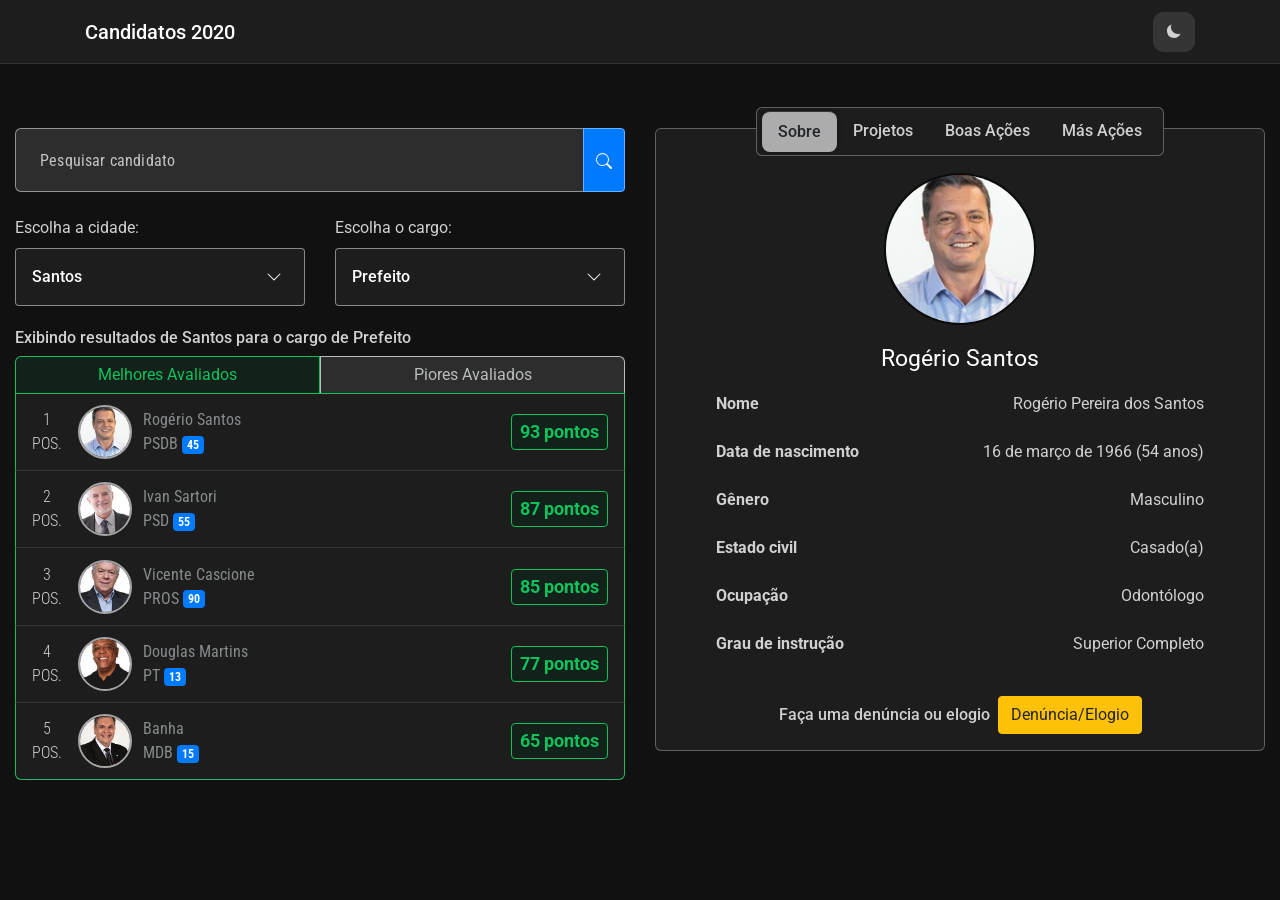
<file: index.html>
<!DOCTYPE html>
<html lang="pt-BR">

<head>
    <meta charset="UTF-8">
    <meta name="viewport" content="width=device-width, initial-scale=1.0">
    <title>Candidatos 2020 - Trabalho de IHC2 - Unisantos</title>
    <link rel="stylesheet" href="https://stackpath.bootstrapcdn.com/bootstrap/4.5.2/css/bootstrap.min.css" crossorigin="anonymous">
    <link rel="stylesheet" href="css/main.css">
</head>

<body class="dt dark-var" id="principal">
    <header id="menu-superior">
        <nav class="navbar fixed-top justify-content-between dt dark-var">
            <div class="container" id="nav-container">
                <a class="navbar-brand mb-0 h5 sr-only" href="#pesquisa" accesskey="1">IHC2</a>
                <h1 class="navbar-brand mb-0" id="titulo"><a href="index.html" accesskey="2">Candidatos 2020</a></h1>
                <div class="menu dt dark-var">
                    <div>
                        <label for="theme-toggle" class="sr-only">Trocar tema do site (claro/escuro)</label>
                        <noscript>
              <span>Não é possivel trocar o tema, pois o seu navegador não possui suporte para scripts habilitado.</span>
            </noscript>
                        <a class="btn" role="button" id="theme-toggle" accesskey="3" onclick="temaCache()">
                            <span class="sr-only">Trocar tema (escuro/claro)</span>
                            <svg width="1em" height="1em" viewBox="0 0 16 16" class="bi bi-moon" fill="currentColor" xmlns="http://www.w3.org/2000/svg">
                <path fill-rule="evenodd" d="M14.53 10.53a7 7 0 0 1-9.058-9.058A7.003 7.003 0 0 0 8 15a7.002 7.002 0 0 0 6.53-4.47z"/>
              </svg>
                        </a>
                    </div>
                </div>
            </div>
        </nav>
    </header>
    <div class="container-lg mb-3" id="main-container">
        <!-- Denuncia -->
        <section id="modalSec">
            <div class="modal" id="denunciarModal">
                <div class="modal-dialog modal-xl modal-dialog-centered modal-dialog-scrollable">
                    <div class="modal-content dt dark-var">
                        <div class="modal-header dt dark-var">
                            <span class="modal-title h5">Informar</span>
                            <button type="button" class="close" data-dismiss="modal" aria-label="Close">
                        <span aria-hidden="true">&times;</span>
                        </button>
                        </div>
                        <div class="modal-body">
                            <form>
                                <div class="form-group">
                                    <label for="exampleInputEmail1">Seu email</label>
                                    <input type="email" class="form-control in" id="exampleInputEmail1" aria-describedby="emailHelp" placeholder="email@email.com">
                                    <small id="emailHelp" class="form-text text-muted">Nunca iremos divulgar o seu email.</small>
                                </div>
                                <div class="form-group">
                                    <label for="tipoInformar">Informe se é uma denúncia ou elogio</label>
                                    <select class="form-control" name="tipoInformar" id="tipoInformar">
                                        <option value="Elogio" label="Elogio" selected>Elogio</option>
                                        <option value="Denúncia" label="Denúncia">Denúncia</option>
                                    </select>
                                </div>
                                <div class="form-group">
                                    <span class="h6">Anexe arquivos (Opcional)</span>
                                    <small class="form-text text-muted">Se quiser você pode anexar fotos, videos, pdfs ou qualquer tipo de arquivo que comprove a sua denúncia/elogio</small>
                                    <div class="cfi">
                                        <label for="dragdrop">
                                    <span class="sr-only">Anexar arquivos</span>
                                    <svg width="1em" height="1em" fill="currentColor" viewBox="0 0 16 16" class="bi bi-cloud-upload-fill" fill="currentColor" xmlns="http://www.w3.org/2000/svg">
                                        <path fill-rule="evenodd" d="M8 0a5.53 5.53 0 0 0-3.594 1.342c-.766.66-1.321 1.52-1.464 2.383C1.266 4.095 0 5.555 0 7.318 0 9.366 1.708 11 3.781 11H7.5V5.707L5.354 7.854a.5.5 0 1 1-.708-.708l3-3a.5.5 0 0 1 .708 0l3 3a.5.5 0 0 1-.708.708L8.5 5.707V11h4.188C14.502 11 16 9.57 16 7.773c0-1.636-1.242-2.969-2.834-3.194C12.923 1.999 10.69 0 8 0zm-.5 14.5V11h1v3.5a.5.5 0 0 1-1 0z"/>
                                    </svg>
                                    <small>Arraste ou clique para anexar arquivos</small>
                                </label>
                                        <input type="file" class="custom-file-input" id="dragdrop">
                                    </div>
                                </div>
                                <div class="form-group mt-3">
                                    <label for="textarea">Descreva sua denúncia/elogio</label>
                                    <textarea class="form-control" id="textarea" aria-label="Descreva a denúncia ou elogio"></textarea>
                                </div>
                                <div class="container-fluid">
                                    <div class="row justify-content-end">
                                        <button type="submit" class="btn btn-primary">Enviar</button>
                                    </div>
                                </div>
                            </form>
                        </div>
                    </div>
                </div>
            </div>
        </section>
        <!-- Fim Denuncia -->
        <div class="row">
            <div class="col">
                <section id="secaoPesquisa">
                    <div class="input-group mb-4 dt dark-var" id="pesquisa">
                        <label for="areaPesquisa" class="sr-only">Pesquisar candidato</label>
                        <input type="text" id="areaPesquisa" class="form-control" placeholder="Pesquisar candidato" aria-label="Pesquisar candidato" aria-describedby="pesquisarCandidato">
                        <div class="input-group-append">
                            <button class="btn" type="button" id="pesquisarCandidato">
                <svg width="1em" height="1em" viewBox="0 0 16 16" class="bi bi-search" fill="currentColor" xmlns="http://www.w3.org/2000/svg">
                  <path fill-rule="evenodd" d="M10.442 10.442a1 1 0 0 1 1.415 0l3.85 3.85a1 1 0 0 1-1.414 1.415l-3.85-3.85a1 1 0 0 1 0-1.415z"/>
                  <path fill-rule="evenodd" d="M6.5 12a5.5 5.5 0 1 0 0-11 5.5 5.5 0 0 0 0 11zM13 6.5a6.5 6.5 0 1 1-13 0 6.5 6.5 0 0 1 13 0z"/>
                </svg>
              </button>
                        </div>
                    </div>
                </section>
                <section id="filtroLista">
                    <div class="filter dt dark-var">
                        <form>
                            <div class="row">
                                <div class="col">
                                    <label for="selecionarCidade">Escolha a cidade:</label>
                                    <select class="form-control" name="selecionarCidade" id="selecionarCidade">
                    <option value="Bertioga" label="Bertioga">Bertioga</option>
                    <option value="Cubatão" label="Cubatão">Cubatão</option>
                    <option value="Guarujá" label="Guarujá">Guarujá</option>
                    <option value="Itanhaém" label="Itanhaém">Itanhaém</option>
                    <option value="Mongaguá" label="Mongaguá">Mongaguá</option>
                    <option value="Peruíbe" label="Peruíbe">Peruíbe</option>
                    <option value="Praia Grande" label="Praia Grande">Praia Grande</option>
                    <option value="Santos" label="Santos" selected>Santos</option>
                    <option value="São Vicente" label="São Vicente">São Vicente</option>
                  </select>
                                </div>
                                <div class="col">
                                    <label for="selecionarCargo">Escolha o cargo:</label>
                                    <select class="form-control" id="selecionarCargo" name="selecionarCargo">
                    <option value="Prefeito" label="Prefeito">Prefeito</option>
                    <option value="Vereador" label="Vereador">Vereador</option>
                  </select>
                                </div>
                            </div>
                        </form>
                        <span class="h6" id="resultadoFiltro" style="display: block; margin-top: 1.4rem;">Exibindo resultados de Santos para o cargo de Prefeito</span>
                    </div>
                </section>
                <section id="controlesDaListaCandidatos">
                    <div class="dt dark-var" id="tab-control-politicos">
                        <button id="bonsBtn" type="button" tab="bons" class="btn active">Melhores Avaliados</button>
                        <button id="ruinsBtn" type="button" tab="ruins" class="btn">Piores Avaliados</button>
                    </div>
                </section>
                <section id="rankingDePoliticos">
                    <div class="tabs" id="tabs-politicos">
                        <div class="tab showhide" id="bons">
                            <ul class="list-group ranking dt dark-var" id="listbons">
                                <li class="list-group-item">
                                    <a id="joscreildo" class="active" href="#" profile-id="1candidato">
                                        <div class="first-part">
                                            <div class="pos">
                                                <span class="num">1</span>
                                                <span>pos.</span>
                                            </div>
                                            <div class="about">
                                                <img src="img/candidatos/santos_rogeriosantos.jpg" alt="Rogério Santos">
                                                <div class="np">
                                                    <span>Rogério Santos</span>
                                                    <span>PSDB <span class="badge badge-primary">45</span></span>
                                                </div>
                                            </div>
                                        </div>
                                        <div class="second-part">
                                            <div class="pts">
                                                <span class="badge badge-green big"><span class="score">93</span> pontos</span>
                                            </div>
                                        </div>
                                    </a>
                                </li>
                                <li class="list-group-item">
                                    <a href="#" profile-id="2candidato">
                                        <div class="first-part">
                                            <div class="pos">
                                                <span class="num">2</span>
                                                <span>pos.</span>
                                            </div>
                                            <div class="about">
                                                <img src="img/candidatos/santos_ivansartori.jpg" alt="Ivan Sartori">
                                                <div class="np">
                                                    <span>Ivan Sartori</span>
                                                    <span>PSD <span class="badge badge-primary">55</span></span>
                                                </div>
                                            </div>
                                        </div>
                                        <div class="second-part">
                                            <div class="pts">
                                                <span class="badge badge-green big"><span class="score">87</span> pontos</span>
                                            </div>
                                        </div>
                                    </a>
                                </li>
                                <li class="list-group-item">
                                    <a href="#" profile-id="3candidato">
                                        <div class="first-part">
                                            <div class="pos">
                                                <span class="num">3</span>
                                                <span>pos.</span>
                                            </div>
                                            <div class="about">
                                                <img src="img/candidatos/santos_vicentecascione.jpeg" alt="Nome do Candidato">
                                                <div class="np">
                                                    <span>Vicente Cascione</span>
                                                    <span>PROS <span class="badge badge-primary">90</span></span>
                                                </div>
                                            </div>
                                        </div>
                                        <div class="second-part">
                                            <div class="pts">
                                                <span class="badge badge-green big"><span class="score">85</span> pontos</span>
                                            </div>
                                        </div>
                                    </a>
                                </li>
                                <li class="list-group-item">
                                    <a href="#" profile-id="4candidato">
                                        <div class="first-part">
                                            <div class="pos">
                                                <span class="num">4</span>
                                                <span>pos.</span>
                                            </div>
                                            <div class="about">
                                                <img src="img/candidatos/santos_douglasmartins.jpg" alt="Douglas Martins">
                                                <div class="np">
                                                    <span>Douglas Martins</span>
                                                    <span>PT <span class="badge badge-primary">13</span></span>
                                                </div>
                                            </div>
                                        </div>
                                        <div class="second-part">
                                            <div class="pts">
                                                <span class="badge badge-green big"><span class="score">77</span> pontos</span>
                                            </div>
                                        </div>
                                    </a>
                                </li>
                                <li class="list-group-item">
                                    <a href="#" profile-id="5candidato">
                                        <div class="first-part">
                                            <div class="pos">
                                                <span class="num">5</span>
                                                <span>pos.</span>
                                            </div>
                                            <div class="about">
                                                <img src="img/candidatos/santos_banha.jpg" alt="Banha">
                                                <div class="np">
                                                    <span>Banha</span>
                                                    <span>MDB <span class="badge badge-primary">15</span></span>
                                                </div>
                                            </div>
                                        </div>
                                        <div class="second-part">
                                            <div class="pts">
                                                <span class="badge badge-green big"><span class="score">65</span> pontos</span>
                                            </div>
                                        </div>
                                    </a>
                                </li>
                            </ul>
                        </div>
                        <div class="tab" id="ruins">
                            <ul class="list-group ranking dt dark-var" id="listruins">
                                <li class="list-group-item">
                                    <a id="joscreildo" class="active" href="#" profile-id="6candidato">
                                        <div class="first-part">
                                            <div class="pos">
                                                <span class="num">1</span>
                                                <span>pos.</span>
                                            </div>
                                            <div class="about">
                                                <img src="img/candidatos/santos_prado.jpg" alt="Guilherme Prado">
                                                <div class="np">
                                                    <span>Guilherme Prado</span>
                                                    <span>PSOL <span class="badge badge-primary">50</span></span>
                                                </div>
                                            </div>
                                        </div>
                                        <div class="second-part">
                                            <div class="pts">
                                                <span class="badge badge-red big"><span class="score">34</span> pontos</span>
                                            </div>
                                        </div>
                                    </a>
                                </li>
                                <li class="list-group-item">
                                    <a href="#" profile-id="7candidato">
                                        <div class="first-part">
                                            <div class="pos">
                                                <span class="num">2</span>
                                                <span>pos.</span>
                                            </div>
                                            <div class="about">
                                                <img src="img/candidatos/santos_xavier.jpg" alt="Luiz Xavier">
                                                <div class="np">
                                                    <span>Luiz Xavier</span>
                                                    <span>PSTU <span class="badge badge-primary">16</span></span>
                                                </div>
                                            </div>
                                        </div>
                                        <div class="second-part">
                                            <div class="pts">
                                                <span class="badge badge-red big"><span class="score">32</span> pontos</span>
                                            </div>
                                        </div>
                                    </a>
                                </li>
                                <li class="list-group-item">
                                    <a href="#" profile-id="8candidato">
                                        <div class="first-part">
                                            <div class="pos">
                                                <span class="num">3</span>
                                                <span>pos.</span>
                                            </div>
                                            <div class="about">
                                                <img src="img/candidatos/santos_moyses.jpg" alt="Moysés Fernandes">
                                                <div class="np">
                                                    <span>Moysés Fernandes</span>
                                                    <span>PV <span class="badge badge-primary">43</span></span>
                                                </div>
                                            </div>
                                        </div>
                                        <div class="second-part">
                                            <div class="pts">
                                                <span class="badge badge-red big"><span class="score">23</span> pontos</span>
                                            </div>
                                        </div>
                                    </a>
                                </li>
                                <li class="list-group-item">
                                    <a href="#" profile-id="9candidato">
                                        <div class="first-part">
                                            <div class="pos">
                                                <span class="num">4</span>
                                                <span>pos.</span>
                                            </div>
                                            <div class="about">
                                                <img src="img/candidatos/santos_coelho.jpg" alt="Marcelo Coelho">
                                                <div class="np">
                                                    <span>Marcelo Coelho</span>
                                                    <span>PRTB <span class="badge badge-primary">28</span></span>
                                                </div>
                                            </div>
                                        </div>
                                        <div class="second-part">
                                            <div class="pts">
                                                <span class="badge badge-red big"><span class="score">18</span> pontos</span>
                                            </div>
                                        </div>
                                    </a>
                                </li>
                                <li class="list-group-item">
                                    <a href="#" profile-id="10candidato">
                                        <div class="first-part">
                                            <div class="pos">
                                                <span class="num">5</span>
                                                <span>pos.</span>
                                            </div>
                                            <div class="about">
                                                <img src="img/candidatos/santos_andrade.jpg" alt="Thiago Andrade">
                                                <div class="np">
                                                    <span>Thiago Andrade</span>
                                                    <span>PC do B <span class="badge badge-primary">65</span></span>
                                                </div>
                                            </div>
                                        </div>
                                        <div class="second-part">
                                            <div class="pts">
                                                <span class="badge badge-red big"><span class="score">11</span> pontos</span>
                                            </div>
                                        </div>
                                    </a>
                                </li>
                            </ul>
                        </div>
                    </div>
                </section>

            </div>
            <div class="col showhide" id="profile">
                <section id="perfisDosCandidatos">
                    <div class="profile dt dark-var" id="1candidato" active profile>
                        <div class="close">
                            <label for="closeprofile" class="sr-only">Fechar Pagina sobre o candidato</label>
                            <button type="button" id="closeprofile" close-btn>
                <svg xmlns="http://www.w3.org/2000/svg" height="1.25rem" viewBox="0 0 329.26933 329" width="1.25rem" fill="currentColor"><path d="m194.800781 164.769531 128.210938-128.214843c8.34375-8.339844 8.34375-21.824219 0-30.164063-8.339844-8.339844-21.824219-8.339844-30.164063 0l-128.214844 128.214844-128.210937-128.214844c-8.34375-8.339844-21.824219-8.339844-30.164063 0-8.34375 8.339844-8.34375 21.824219 0 30.164063l128.210938 128.214843-128.210938 128.214844c-8.34375 8.339844-8.34375 21.824219 0 30.164063 4.15625 4.160156 9.621094 6.25 15.082032 6.25 5.460937 0 10.921875-2.089844 15.082031-6.25l128.210937-128.214844 128.214844 128.214844c4.160156 4.160156 9.621094 6.25 15.082032 6.25 5.460937 0 10.921874-2.089844 15.082031-6.25 8.34375-8.339844 8.34375-21.824219 0-30.164063zm0 0"/></svg>
              </button>
                        </div>
                        <div class="tab-control-container">
                            <ul class="nav nav-pills tab-control" role="tablist">
                                <li class="nav-item">
                                    <a class="nav-link active" id="candidato1-sobre-tab" data-toggle="pill" href="#candidato1-sobre" role="tab" aria-controls="candidato1-sobre" aria-selected="true">Sobre</a>
                                </li>
                                <li class="nav-item">
                                    <a class="nav-link" id="candidato1-projetos-tab" data-toggle="pill" href="#candidato1-projetos" role="tab" aria-controls="candidato1-projetos" aria-selected="false">Projetos</a>
                                </li>
                                <li class="nav-item">
                                    <a class="nav-link" id="candidato1-boas-tab" data-toggle="pill" href="#candidato1-boas" role="tab" aria-controls="candidato1-boas" aria-selected="false">Boas Ações</a>
                                </li>
                                <li class="nav-item">
                                    <a class="nav-link" id="candidato1-mas-tab" data-toggle="pill" href="#candidato1-mas" role="tab" aria-controls="candidato1-mas" aria-selected="false">Más Ações</a>
                                </li>

                            </ul>
                        </div>
                        <div class="tab-content" id="candidato1-content">
                            <div class="tab-pane fade show active sobre" id="candidato1-sobre" role="tabpanel" aria-labelledby="candidato1-sobre-tab">
                                <div class="center d-flex align-items-center flex-column">
                                    <img class="dt d-var" src="img/candidatos/santos_rogeriosantos.jpg" alt="Rogério Santos">
                                    <span class="nome dt dark-var">Rogério Santos</span>
                                </div>
                                <dl class="row">
                                    <dt class="col-5">Nome</dt>
                                    <dd class="col-7">
                                        <p>Rogério Pereira dos Santos</p>
                                    </dd>

                                    <dt class="col-5">Data de nascimento</dt>
                                    <dd class="col-7">
                                        <p>16 de março de 1966 (54 anos)</p>
                                    </dd>

                                    <dt class="col-5">Gênero</dt>
                                    <dd class="col-7">
                                        <p>Masculino</p>
                                    </dd>

                                    <dt class="col-5">Estado civil</dt>
                                    <dd class="col-7">
                                        <p>Casado(a)</p>
                                    </dd>

                                    <dt class="col-5">Ocupação</dt>
                                    <dd class="col-7">
                                        <p>Odontólogo</p>
                                    </dd>

                                    <dt class="col-5">Grau de instrução</dt>
                                    <dd class="col-7">
                                        <p>Superior Completo</p>
                                    </dd>
                                </dl>
                                <div class="container-fluid mt-3">
                                    <div class="row justify-content-center align-items-center">
                                        <span class="h6 mr-2 mb-0">Faça uma denúncia ou elogio</span>
                                        <button class="btn btn-warning" data-toggle="modal" data-target="#denunciarModal" type="button">Denúncia/Elogio</button>
                                    </div>
                                </div>
                            </div>
                            <div class="tab-pane fade tab scroll" id="candidato1-projetos" role="tabpanel" aria-labelledby="candidato1-projetos-tab">

                                <div class="card dt dark-var mb-3">
                                    <div class="card-header">Educação</div>
                                    <div class="card-body">
                                        <p class="card-text">Implementar a construção de creches e escolas infantis em parceria com a iniciativa privada.</p>
                                    </div>
                                </div>
                                <div class="card dt dark-var mb-3">
                                    <div class="card-header">Turismo</div>
                                    <div class="card-body">
                                        <p class="card-text">Reformar o Armazem de Bagagem da Estação do Valongo.</p>
                                    </div>
                                </div>
                                <div class="card dt dark-var mb-3">
                                    <div class="card-header">Drogas</div>
                                    <div class="card-body">
                                        <p class="card-text">Ampliar o Programa Mãe Santista para atendimento de gestantes usuárias de drogas, vítimas de violência, em situação de risco e vulnerabilidade.</p>
                                    </div>
                                </div>
                                <div class="card dt dark-var mb-3">
                                    <div class="card-header">Meio ambiente</div>
                                    <div class="card-body">
                                        <p class="card-text">Criar o Pelotão Ambiental da Guarda Civil Municipal </p>
                                    </div>
                                </div>
                                <div class="card dt dark-var mb-3">
                                    <div class="card-header">Saúde</div>
                                    <div class="card-body">
                                        <p class="card-text">Transferir a Policlínica da Av. Conselheiro Nébias para um novo endereço.</p>
                                    </div>
                                </div>
                                <div class="card dt dark-var mb-3">
                                    <div class="card-header">Segurança Pública</div>
                                    <div class="card-body">
                                        <p class="card-text">Criar a Ronda de Monitoramento por Drones.</p>
                                    </div>
                                </div>
                            </div>
                            <div class="tab-pane fade tab scroll" id="candidato1-boas" role="tabpanel" aria-labelledby="candidato1-boas-tab">

                                <div class="card dt dark-var mb-3">
                                    <div class="row no-gutters">
                                        <div class="col-2">
                                            +15 pts
                                        </div>
                                        <div class="col-10">
                                            <div class="card-body">
                                                <p class="card-text">This is a wider card with supporting text below as a natural lead-in to additional content. This content is a little bit longer.</p>
                                            </div>
                                        </div>
                                    </div>
                                </div>
                                <div class="card dt dark-var mb-3">
                                    <div class="row no-gutters">
                                        <div class="col-2">
                                            +15 pts
                                        </div>
                                        <div class="col-10">
                                            <div class="card-body">
                                                <p class="card-text">This is a wider card with supporting text below as a natural lead-in to additional content. This content is a little bit longer.</p>
                                            </div>
                                        </div>
                                    </div>
                                </div>
                                <div class="card dt dark-var mb-3">
                                    <div class="row no-gutters">
                                        <div class="col-2">
                                            +15 pts
                                        </div>
                                        <div class="col-10">
                                            <div class="card-body">
                                                <p class="card-text">This is a wider card with supporting text below as a natural lead-in to additional content. This content is a little bit longer.</p>
                                            </div>
                                        </div>
                                    </div>
                                </div>
                                <div class="card dt dark-var mb-3">
                                    <div class="row no-gutters">
                                        <div class="col-2">
                                            +15 pts
                                        </div>
                                        <div class="col-10">
                                            <div class="card-body">
                                                <p class="card-text">This is a wider card with supporting text below as a natural lead-in to additional content. This content is a little bit longer.</p>
                                            </div>
                                        </div>
                                    </div>
                                </div>
                                <div class="card dt dark-var mb-3">
                                    <div class="row no-gutters">
                                        <div class="col-2">
                                            +15 pts
                                        </div>
                                        <div class="col-10">
                                            <div class="card-body">
                                                <p class="card-text">This is a wider card with supporting text below as a natural lead-in to additional content. This content is a little bit longer.</p>
                                            </div>
                                        </div>
                                    </div>
                                </div>
                                <div class="card dt dark-var mb-3">
                                    <div class="row no-gutters">
                                        <div class="col-2">
                                            +15 pts
                                        </div>
                                        <div class="col-10">
                                            <div class="card-body">
                                                <p class="card-text">This is a wider card with supporting text below as a natural lead-in to additional content. This content is a little bit longer.</p>
                                            </div>
                                        </div>
                                    </div>
                                </div>
                            </div>
                            <div class="tab-pane fade tab scroll" id="candidato1-mas" role="tabpanel" aria-labelledby="candidato1-mas-tab">

                                <div class="card dt dark-var mb-3">
                                    <div class="row no-gutters">
                                        <div class="col-2">
                                            -15 pts
                                        </div>
                                        <div class="col-10">
                                            <div class="card-body">
                                                <p class="card-text">This is a wider card with supporting text below as a natural lead-in to additional content. This content is a little bit longer.</p>
                                            </div>
                                        </div>
                                    </div>
                                </div>
                                <div class="card dt dark-var mb-3">
                                    <div class="row no-gutters">
                                        <div class="col-2">
                                            -15 pts
                                        </div>
                                        <div class="col-10">
                                            <div class="card-body">
                                                <p class="card-text">This is a wider card with supporting text below as a natural lead-in to additional content. This content is a little bit longer.</p>
                                            </div>
                                        </div>
                                    </div>
                                </div>
                                <div class="card dt dark-var mb-3">
                                    <div class="row no-gutters">
                                        <div class="col-2">
                                            -15 pts
                                        </div>
                                        <div class="col-10">
                                            <div class="card-body">
                                                <p class="card-text">This is a wider card with supporting text below as a natural lead-in to additional content. This content is a little bit longer.</p>
                                            </div>
                                        </div>
                                    </div>
                                </div>
                                <div class="card dt dark-var mb-3">
                                    <div class="row no-gutters">
                                        <div class="col-2">
                                            -15 pts
                                        </div>
                                        <div class="col-10">
                                            <div class="card-body">
                                                <p class="card-text">This is a wider card with supporting text below as a natural lead-in to additional content. This content is a little bit longer.</p>
                                            </div>
                                        </div>
                                    </div>
                                </div>
                                <div class="card dt dark-var mb-3">
                                    <div class="row no-gutters">
                                        <div class="col-2">
                                            -15 pts
                                        </div>
                                        <div class="col-10">
                                            <div class="card-body">
                                                <p class="card-text">This is a wider card with supporting text below as a natural lead-in to additional content. This content is a little bit longer.</p>
                                            </div>
                                        </div>
                                    </div>
                                </div>
                                <div class="card dt dark-var mb-3">
                                    <div class="row no-gutters">
                                        <div class="col-2">
                                            -15 pts
                                        </div>
                                        <div class="col-10">
                                            <div class="card-body">
                                                <p class="card-text">This is a wider card with supporting text below as a natural lead-in to additional content. This content is a little bit longer.</p>
                                            </div>
                                        </div>
                                    </div>
                                </div>
                            </div>
                        </div>
                        <!-- abas -->
                    </div>
                    <div class="profile dt d-none dark-var" id="2candidato" profile>
                        <div class="close">
                            <label for="closeprofile" class="sr-only">Fechar Pagina sobre o candidato</label>
                            <button type="button" id="closeprofile" close-btn>
                <svg xmlns="http://www.w3.org/2000/svg" height="1.25rem" viewBox="0 0 329.26933 329" width="1.25rem" fill="currentColor"><path d="m194.800781 164.769531 128.210938-128.214843c8.34375-8.339844 8.34375-21.824219 0-30.164063-8.339844-8.339844-21.824219-8.339844-30.164063 0l-128.214844 128.214844-128.210937-128.214844c-8.34375-8.339844-21.824219-8.339844-30.164063 0-8.34375 8.339844-8.34375 21.824219 0 30.164063l128.210938 128.214843-128.210938 128.214844c-8.34375 8.339844-8.34375 21.824219 0 30.164063 4.15625 4.160156 9.621094 6.25 15.082032 6.25 5.460937 0 10.921875-2.089844 15.082031-6.25l128.210937-128.214844 128.214844 128.214844c4.160156 4.160156 9.621094 6.25 15.082032 6.25 5.460937 0 10.921874-2.089844 15.082031-6.25 8.34375-8.339844 8.34375-21.824219 0-30.164063zm0 0"/></svg>
              </button>
                        </div>
                        <div class="tab-control-container">
                            <ul class="nav nav-pills tab-control" role="tablist">
                                <li class="nav-item">
                                    <a class="nav-link active" id="candidato2-sobre-tab" data-toggle="pill" href="#candidato2-sobre" role="tab" aria-controls="candidato2-sobre" aria-selected="true">Sobre</a>
                                </li>
                                <li class="nav-item">
                                    <a class="nav-link" id="candidato2-projetos-tab" data-toggle="pill" href="#candidato2-projetos" role="tab" aria-controls="candidato2-projetos" aria-selected="false">Projetos</a>
                                </li>
                                <li class="nav-item">
                                    <a class="nav-link" id="candidato2-boas-tab" data-toggle="pill" href="#candidato2-boas" role="tab" aria-controls="candidato2-boas" aria-selected="false">Boas Ações</a>
                                </li>
                                <li class="nav-item">
                                    <a class="nav-link" id="candidato2-mas-tab" data-toggle="pill" href="#candidato2-mas" role="tab" aria-controls="candidato2-mas" aria-selected="false">Más Ações</a>
                                </li>

                            </ul>
                        </div>
                        <div class="tab-content" id="candidato2-content">
                            <div class="tab-pane fade show active sobre" id="candidato2-sobre" role="tabpanel" aria-labelledby="candidato2-sobre-tab">
                                <div class="center d-flex align-items-center flex-column">
                                    <img class="dt d-var" src="img/candidatos/santos_ivansartori.jpg" alt="Ivan Sartori">
                                    <span class="nome dt dark-var">Ivan Sartori</span>
                                </div>
                                <dl class="row">
                                    <dt class="col-5">Nome</dt>
                                    <dd class="col-7">
                                        <p>Ivan Ricardo Garisio Sartori</p>
                                    </dd>

                                    <dt class="col-5">Data de nascimento</dt>
                                    <dd class="col-7">
                                        <p>14 de janeiro de 1957 (63 anos)</p>
                                    </dd>

                                    <dt class="col-5">Gênero</dt>
                                    <dd class="col-7">
                                        <p>Masculino</p>
                                    </dd>

                                    <dt class="col-5">Estado civil</dt>
                                    <dd class="col-7">
                                        <p>Divorciado(a)</p>
                                    </dd>

                                    <dt class="col-5">Ocupação</dt>
                                    <dd class="col-7">
                                        <p>Advogado</p>
                                    </dd>

                                    <dt class="col-5">Grau de instrução</dt>
                                    <dd class="col-7">
                                        <p>Superior Completo</p>
                                    </dd>
                                </dl>
                                <div class="container-fluid mt-3">
                                    <div class="row justify-content-center align-items-center">
                                        <span class="h6 mr-2 mb-0">Faça uma denúncia ou elogio</span>
                                        <button class="btn btn-warning" data-toggle="modal" data-target="#denunciarModal" type="button">Denúncia/Elogio</button>
                                    </div>
                                </div>
                            </div>
                            <div class="tab-pane fade tab scroll" id="candidato2-projetos" role="tabpanel" aria-labelledby="candidato2-projetos-tab">

                                <div class="card dt dark-var mb-3">
                                    <div class="card-header">Educação</div>
                                    <div class="card-body">
                                        <p class="card-text">Creche na Universidade: ofertar em parceria com as Universidades de Santos a opção de creche em horário de aula onde permita que discentes mães e pais de crianças em pequena idade possam estudar e se qualificar.
                                            Um dos maiores motivos de evasão do ensino superior ocorre entre os discentes que são mães e pais.</p>
                                    </div>
                                </div>
                                <div class="card dt dark-var mb-3">
                                    <div class="card-header">Turismo</div>
                                    <div class="card-body">
                                        <p class="card-text">Fábrica de Cultura – Espaço público, onde serão realizados cursos, aulas e oficinas de artes, música, danças e tantas outras formas de manifestação de Cultura
                                        </p>
                                    </div>
                                </div>
                                <div class="card dt dark-var mb-3">
                                    <div class="card-header">Drogas</div>
                                    <div class="card-body">
                                        <p class="card-text">Criar programa integrado de atendimento aos dependentes de álcool e drogas, que envolva atenção na área da saúde, educação, formação profissional e assistência jurídica.
                                        </p>
                                    </div>
                                </div>
                                <div class="card dt dark-var mb-3">
                                    <div class="card-header">Meio ambiente</div>
                                    <div class="card-body">
                                        <p class="card-text">Fiscalizar a concessionária de água O município precisa ter um departamento de fiscalização da empresa concessionária de água e esgoto. Práticas da concessionária, como as altas contas, precisam ser coibidas com
                                            firmeza.
                                        </p>
                                    </div>
                                </div>
                                <div class="card dt dark-var mb-3">
                                    <div class="card-header">Saúde</div>
                                    <div class="card-body">
                                        <p class="card-text">Saúde Digitalizada – Todo o Sistema de Saúde será digitalizado, com prontuários eletrônicos, e assinatura digital dos médicos e demais colaboradores.</p>
                                    </div>
                                </div>
                                <div class="card dt dark-var mb-3">
                                    <div class="card-header">Segurança Pública</div>
                                    <div class="card-body">
                                        <p class="card-text">Criar a Ronda de Monitoramento por Drones.</p>
                                    </div>
                                </div>
                            </div>
                            <div class="tab-pane fade tab scroll" id="candidato2-boas" role="tabpanel" aria-labelledby="candidato2-boas-tab">

                                <div class="card dt dark-var mb-3">
                                    <div class="row no-gutters">
                                        <div class="col-2">
                                            +15 pts
                                        </div>
                                        <div class="col-10">
                                            <div class="card-body">
                                                <p class="card-text">This is a wider card with supporting text below as a natural lead-in to additional content. This content is a little bit longer.</p>
                                            </div>
                                        </div>
                                    </div>
                                </div>
                                <div class="card dt dark-var mb-3">
                                    <div class="row no-gutters">
                                        <div class="col-2">
                                            +15 pts
                                        </div>
                                        <div class="col-10">
                                            <div class="card-body">
                                                <p class="card-text">This is a wider card with supporting text below as a natural lead-in to additional content. This content is a little bit longer.</p>
                                            </div>
                                        </div>
                                    </div>
                                </div>
                                <div class="card dt dark-var mb-3">
                                    <div class="row no-gutters">
                                        <div class="col-2">
                                            +15 pts
                                        </div>
                                        <div class="col-10">
                                            <div class="card-body">
                                                <p class="card-text">This is a wider card with supporting text below as a natural lead-in to additional content. This content is a little bit longer.</p>
                                            </div>
                                        </div>
                                    </div>
                                </div>
                                <div class="card dt dark-var mb-3">
                                    <div class="row no-gutters">
                                        <div class="col-2">
                                            +15 pts
                                        </div>
                                        <div class="col-10">
                                            <div class="card-body">
                                                <p class="card-text">This is a wider card with supporting text below as a natural lead-in to additional content. This content is a little bit longer.</p>
                                            </div>
                                        </div>
                                    </div>
                                </div>
                                <div class="card dt dark-var mb-3">
                                    <div class="row no-gutters">
                                        <div class="col-2">
                                            +15 pts
                                        </div>
                                        <div class="col-10">
                                            <div class="card-body">
                                                <p class="card-text">This is a wider card with supporting text below as a natural lead-in to additional content. This content is a little bit longer.</p>
                                            </div>
                                        </div>
                                    </div>
                                </div>
                                <div class="card dt dark-var mb-3">
                                    <div class="row no-gutters">
                                        <div class="col-2">
                                            +15 pts
                                        </div>
                                        <div class="col-10">
                                            <div class="card-body">
                                                <p class="card-text">This is a wider card with supporting text below as a natural lead-in to additional content. This content is a little bit longer.</p>
                                            </div>
                                        </div>
                                    </div>
                                </div>
                            </div>
                            <div class="tab-pane fade tab scroll" id="candidato2-mas" role="tabpanel" aria-labelledby="candidato2-mas-tab">

                                <div class="card dt dark-var mb-3">
                                    <div class="row no-gutters">
                                        <div class="col-2">
                                            -15 pts
                                        </div>
                                        <div class="col-10">
                                            <div class="card-body">
                                                <p class="card-text">This is a wider card with supporting text below as a natural lead-in to additional content. This content is a little bit longer.</p>
                                            </div>
                                        </div>
                                    </div>
                                </div>
                                <div class="card dt dark-var mb-3">
                                    <div class="row no-gutters">
                                        <div class="col-2">
                                            -15 pts
                                        </div>
                                        <div class="col-10">
                                            <div class="card-body">
                                                <p class="card-text">This is a wider card with supporting text below as a natural lead-in to additional content. This content is a little bit longer.</p>
                                            </div>
                                        </div>
                                    </div>
                                </div>
                                <div class="card dt dark-var mb-3">
                                    <div class="row no-gutters">
                                        <div class="col-2">
                                            -15 pts
                                        </div>
                                        <div class="col-10">
                                            <div class="card-body">
                                                <p class="card-text">This is a wider card with supporting text below as a natural lead-in to additional content. This content is a little bit longer.</p>
                                            </div>
                                        </div>
                                    </div>
                                </div>
                                <div class="card dt dark-var mb-3">
                                    <div class="row no-gutters">
                                        <div class="col-2">
                                            -15 pts
                                        </div>
                                        <div class="col-10">
                                            <div class="card-body">
                                                <p class="card-text">This is a wider card with supporting text below as a natural lead-in to additional content. This content is a little bit longer.</p>
                                            </div>
                                        </div>
                                    </div>
                                </div>
                                <div class="card dt dark-var mb-3">
                                    <div class="row no-gutters">
                                        <div class="col-2">
                                            -15 pts
                                        </div>
                                        <div class="col-10">
                                            <div class="card-body">
                                                <p class="card-text">This is a wider card with supporting text below as a natural lead-in to additional content. This content is a little bit longer.</p>
                                            </div>
                                        </div>
                                    </div>
                                </div>
                                <div class="card dt dark-var mb-3">
                                    <div class="row no-gutters">
                                        <div class="col-2">
                                            -15 pts
                                        </div>
                                        <div class="col-10">
                                            <div class="card-body">
                                                <p class="card-text">This is a wider card with supporting text below as a natural lead-in to additional content. This content is a little bit longer.</p>
                                            </div>
                                        </div>
                                    </div>
                                </div>
                            </div>
                        </div>

                        <!-- abas -->
                    </div>

                    <!-- Candidato 3 -->
                    <div class="profile dt d-none dark-var" id="3candidato" profile>
                        <div class="close">
                            <label for="closeprofile" class="sr-only">Fechar Pagina sobre o candidato</label>
                            <button type="button" id="closeprofile" close-btn>
                <svg xmlns="http://www.w3.org/2000/svg" height="1.25rem" viewBox="0 0 329.26933 329" width="1.25rem" fill="currentColor"><path d="m194.800781 164.769531 128.210938-128.214843c8.34375-8.339844 8.34375-21.824219 0-30.164063-8.339844-8.339844-21.824219-8.339844-30.164063 0l-128.214844 128.214844-128.210937-128.214844c-8.34375-8.339844-21.824219-8.339844-30.164063 0-8.34375 8.339844-8.34375 21.824219 0 30.164063l128.210938 128.214843-128.210938 128.214844c-8.34375 8.339844-8.34375 21.824219 0 30.164063 4.15625 4.160156 9.621094 6.25 15.082032 6.25 5.460937 0 10.921875-2.089844 15.082031-6.25l128.210937-128.214844 128.214844 128.214844c4.160156 4.160156 9.621094 6.25 15.082032 6.25 5.460937 0 10.921874-2.089844 15.082031-6.25 8.34375-8.339844 8.34375-21.824219 0-30.164063zm0 0"/></svg>
              </button>
                        </div>
                        <div class="tab-control-container">
                            <ul class="nav nav-pills tab-control" role="tablist">
                                <li class="nav-item">
                                    <a class="nav-link active" id="candidato3-sobre-tab" data-toggle="pill" href="#candidato3-sobre" role="tab" aria-controls="candidato3-sobre" aria-selected="true">Sobre</a>
                                </li>
                                <li class="nav-item">
                                    <a class="nav-link" id="candidato3-projetos-tab" data-toggle="pill" href="#candidato3-projetos" role="tab" aria-controls="candidato3-projetos" aria-selected="false">Projetos</a>
                                </li>
                                <li class="nav-item">
                                    <a class="nav-link" id="candidato3-boas-tab" data-toggle="pill" href="#candidato3-boas" role="tab" aria-controls="candidato3-boas" aria-selected="false">Boas Ações</a>
                                </li>
                                <li class="nav-item">
                                    <a class="nav-link" id="candidato3-mas-tab" data-toggle="pill" href="#candidato3-mas" role="tab" aria-controls="candidato3-mas" aria-selected="false">Más Ações</a>
                                </li>

                            </ul>
                        </div>
                        <div class="tab-content" id="candidato2-content">
                            <div class="tab-pane fade show active sobre" id="candidato3-sobre" role="tabpanel" aria-labelledby="candidato3-sobre-tab">
                                <div class="center d-flex align-items-center flex-column">
                                    <img class="dt d-var" src="img/candidatos/santos_vicentecascione.jpeg" alt="Vicente Cascione">
                                    <span class="nome dt dark-var">Vicente Cascione</span>
                                </div>
                                <dl class="row">
                                    <dt class="col-5">Nome</dt>
                                    <dd class="col-7">
                                        <p>Vicente Fernandes Cascione</p>
                                    </dd>

                                    <dt class="col-5">Data de nascimento</dt>
                                    <dd class="col-7">
                                        <p>14 de julho de 1942 (78 anos)</p>
                                    </dd>

                                    <dt class="col-5">Gênero</dt>
                                    <dd class="col-7">
                                        <p>Masculino</p>
                                    </dd>

                                    <dt class="col-5">Estado civil</dt>
                                    <dd class="col-7">
                                        <p>Viúvo(a)</p>
                                    </dd>

                                    <dt class="col-5">Ocupação</dt>
                                    <dd class="col-7">
                                        <p>Advogado</p>
                                    </dd>

                                    <dt class="col-5">Grau de instrução</dt>
                                    <dd class="col-7">
                                        <p>Superior Completo</p>
                                    </dd>
                                </dl>
                                <div class="container-fluid mt-3">
                                    <div class="row justify-content-center align-items-center">
                                        <span class="h6 mr-2 mb-0">Faça uma denúncia ou elogio</span>
                                        <button class="btn btn-warning" data-toggle="modal" data-target="#denunciarModal" type="button">Denúncia/Elogio</button>
                                    </div>
                                </div>
                            </div>
                            <div class="tab-pane fade tab scroll" id="candidato3-projetos" role="tabpanel" aria-labelledby="candidato3-projetos-tab">

                                <div class="card dt dark-var mb-3">
                                    <div class="card-header">Educação</div>
                                    <div class="card-body">
                                        <p class="card-text">Creche na Universidade: ofertar em parceria com as Universidades de Santos a opção de creche em horário de aula onde permita que discentes mães e pais de crianças em pequena idade possam estudar e se qualificar.
                                            Um dos maiores motivos de evasão do ensino superior ocorre entre os discentes que são mães e pais.</p>
                                    </div>
                                </div>
                                <div class="card dt dark-var mb-3">
                                    <div class="card-header">Turismo</div>
                                    <div class="card-body">
                                        <p class="card-text">Fábrica de Cultura – Espaço público, onde serão realizados cursos, aulas e oficinas de artes, música, danças e tantas outras formas de manifestação de Cultura
                                        </p>
                                    </div>
                                </div>
                                <div class="card dt dark-var mb-3">
                                    <div class="card-header">Drogas</div>
                                    <div class="card-body">
                                        <p class="card-text">Criar programa integrado de atendimento aos dependentes de álcool e drogas, que envolva atenção na área da saúde, educação, formação profissional e assistência jurídica.
                                        </p>
                                    </div>
                                </div>
                                <div class="card dt dark-var mb-3">
                                    <div class="card-header">Meio ambiente</div>
                                    <div class="card-body">
                                        <p class="card-text">Fiscalizar a concessionária de água O município precisa ter um departamento de fiscalização da empresa concessionária de água e esgoto. Práticas da concessionária, como as altas contas, precisam ser coibidas com
                                            firmeza.
                                        </p>
                                    </div>
                                </div>
                                <div class="card dt dark-var mb-3">
                                    <div class="card-header">Saúde</div>
                                    <div class="card-body">
                                        <p class="card-text">Saúde Digitalizada – Todo o Sistema de Saúde será digitalizado, com prontuários eletrônicos, e assinatura digital dos médicos e demais colaboradores.</p>
                                    </div>
                                </div>
                                <div class="card dt dark-var mb-3">
                                    <div class="card-header">Segurança Pública</div>
                                    <div class="card-body">
                                        <p class="card-text">Criar a Ronda de Monitoramento por Drones.</p>
                                    </div>
                                </div>
                            </div>
                            <div class="tab-pane fade tab scroll" id="candidato3-boas" role="tabpanel" aria-labelledby="candidato3-boas-tab">

                                <div class="card dt dark-var mb-3">
                                    <div class="row no-gutters">
                                        <div class="col-2">
                                            +15 pts
                                        </div>
                                        <div class="col-10">
                                            <div class="card-body">
                                                <p class="card-text">This is a wider card with supporting text below as a natural lead-in to additional content. This content is a little bit longer.</p>
                                            </div>
                                        </div>
                                    </div>
                                </div>
                                <div class="card dt dark-var mb-3">
                                    <div class="row no-gutters">
                                        <div class="col-2">
                                            +15 pts
                                        </div>
                                        <div class="col-10">
                                            <div class="card-body">
                                                <p class="card-text">This is a wider card with supporting text below as a natural lead-in to additional content. This content is a little bit longer.</p>
                                            </div>
                                        </div>
                                    </div>
                                </div>
                                <div class="card dt dark-var mb-3">
                                    <div class="row no-gutters">
                                        <div class="col-2">
                                            +15 pts
                                        </div>
                                        <div class="col-10">
                                            <div class="card-body">
                                                <p class="card-text">This is a wider card with supporting text below as a natural lead-in to additional content. This content is a little bit longer.</p>
                                            </div>
                                        </div>
                                    </div>
                                </div>
                                <div class="card dt dark-var mb-3">
                                    <div class="row no-gutters">
                                        <div class="col-2">
                                            +15 pts
                                        </div>
                                        <div class="col-10">
                                            <div class="card-body">
                                                <p class="card-text">This is a wider card with supporting text below as a natural lead-in to additional content. This content is a little bit longer.</p>
                                            </div>
                                        </div>
                                    </div>
                                </div>
                                <div class="card dt dark-var mb-3">
                                    <div class="row no-gutters">
                                        <div class="col-2">
                                            +15 pts
                                        </div>
                                        <div class="col-10">
                                            <div class="card-body">
                                                <p class="card-text">This is a wider card with supporting text below as a natural lead-in to additional content. This content is a little bit longer.</p>
                                            </div>
                                        </div>
                                    </div>
                                </div>
                                <div class="card dt dark-var mb-3">
                                    <div class="row no-gutters">
                                        <div class="col-2">
                                            +15 pts
                                        </div>
                                        <div class="col-10">
                                            <div class="card-body">
                                                <p class="card-text">This is a wider card with supporting text below as a natural lead-in to additional content. This content is a little bit longer.</p>
                                            </div>
                                        </div>
                                    </div>
                                </div>
                            </div>
                            <div class="tab-pane fade tab scroll" id="candidato3-mas" role="tabpanel" aria-labelledby="candidato3-mas-tab">

                                <div class="card dt dark-var mb-3">
                                    <div class="row no-gutters">
                                        <div class="col-2">
                                            -15 pts
                                        </div>
                                        <div class="col-10">
                                            <div class="card-body">
                                                <p class="card-text">This is a wider card with supporting text below as a natural lead-in to additional content. This content is a little bit longer.</p>
                                            </div>
                                        </div>
                                    </div>
                                </div>
                                <div class="card dt dark-var mb-3">
                                    <div class="row no-gutters">
                                        <div class="col-2">
                                            -15 pts
                                        </div>
                                        <div class="col-10">
                                            <div class="card-body">
                                                <p class="card-text">This is a wider card with supporting text below as a natural lead-in to additional content. This content is a little bit longer.</p>
                                            </div>
                                        </div>
                                    </div>
                                </div>
                                <div class="card dt dark-var mb-3">
                                    <div class="row no-gutters">
                                        <div class="col-2">
                                            -15 pts
                                        </div>
                                        <div class="col-10">
                                            <div class="card-body">
                                                <p class="card-text">This is a wider card with supporting text below as a natural lead-in to additional content. This content is a little bit longer.</p>
                                            </div>
                                        </div>
                                    </div>
                                </div>
                                <div class="card dt dark-var mb-3">
                                    <div class="row no-gutters">
                                        <div class="col-2">
                                            -15 pts
                                        </div>
                                        <div class="col-10">
                                            <div class="card-body">
                                                <p class="card-text">This is a wider card with supporting text below as a natural lead-in to additional content. This content is a little bit longer.</p>
                                            </div>
                                        </div>
                                    </div>
                                </div>
                                <div class="card dt dark-var mb-3">
                                    <div class="row no-gutters">
                                        <div class="col-2">
                                            -15 pts
                                        </div>
                                        <div class="col-10">
                                            <div class="card-body">
                                                <p class="card-text">This is a wider card with supporting text below as a natural lead-in to additional content. This content is a little bit longer.</p>
                                            </div>
                                        </div>
                                    </div>
                                </div>
                                <div class="card dt dark-var mb-3">
                                    <div class="row no-gutters">
                                        <div class="col-2">
                                            -15 pts
                                        </div>
                                        <div class="col-10">
                                            <div class="card-body">
                                                <p class="card-text">This is a wider card with supporting text below as a natural lead-in to additional content. This content is a little bit longer.</p>
                                            </div>
                                        </div>
                                    </div>
                                </div>
                            </div>
                        </div>

                        <!-- abas -->
                    </div>

                    <!-- Candidato 4 -->
                    <div class="profile dt d-none dark-var" id="4candidato" profile>
                        <div class="close">
                            <label for="closeprofile" class="sr-only">Fechar Pagina sobre o candidato</label>
                            <button type="button" id="closeprofile" close-btn>
                <svg xmlns="http://www.w3.org/2000/svg" height="1.25rem" viewBox="0 0 329.26933 329" width="1.25rem" fill="currentColor"><path d="m194.800781 164.769531 128.210938-128.214843c8.34375-8.339844 8.34375-21.824219 0-30.164063-8.339844-8.339844-21.824219-8.339844-30.164063 0l-128.214844 128.214844-128.210937-128.214844c-8.34375-8.339844-21.824219-8.339844-30.164063 0-8.34375 8.339844-8.34375 21.824219 0 30.164063l128.210938 128.214843-128.210938 128.214844c-8.34375 8.339844-8.34375 21.824219 0 30.164063 4.15625 4.160156 9.621094 6.25 15.082032 6.25 5.460937 0 10.921875-2.089844 15.082031-6.25l128.210937-128.214844 128.214844 128.214844c4.160156 4.160156 9.621094 6.25 15.082032 6.25 5.460937 0 10.921874-2.089844 15.082031-6.25 8.34375-8.339844 8.34375-21.824219 0-30.164063zm0 0"/></svg>
              </button>
                        </div>
                        <div class="tab-control-container">
                            <ul class="nav nav-pills tab-control" role="tablist">
                                <li class="nav-item">
                                    <a class="nav-link active" id="candidato4-sobre-tab" data-toggle="pill" href="#candidato4-sobre" role="tab" aria-controls="candidato4-sobre" aria-selected="true">Sobre</a>
                                </li>
                                <li class="nav-item">
                                    <a class="nav-link" id="candidato4-projetos-tab" data-toggle="pill" href="#candidato4-projetos" role="tab" aria-controls="candidato4-projetos" aria-selected="false">Projetos</a>
                                </li>
                                <li class="nav-item">
                                    <a class="nav-link" id="candidato4-boas-tab" data-toggle="pill" href="#candidato4-boas" role="tab" aria-controls="candidato4-boas" aria-selected="false">Boas Ações</a>
                                </li>
                                <li class="nav-item">
                                    <a class="nav-link" id="candidato4-mas-tab" data-toggle="pill" href="#candidato4-mas" role="tab" aria-controls="candidato4-mas" aria-selected="false">Más Ações</a>
                                </li>

                            </ul>
                        </div>
                        <div class="tab-content" id="candidato4-content">
                            <div class="tab-pane fade show active sobre" id="candidato4-sobre" role="tabpanel" aria-labelledby="candidato4-sobre-tab">
                                <div class="center d-flex align-items-center flex-column">
                                    <img class="dt d-var" src="img/candidatos/santos_douglasmartins.jpg" alt="Douglas Martins">
                                    <span class="nome dt dark-var">Douglas Martins</span>
                                </div>
                                <dl class="row">
                                    <dt class="col-5">Nome</dt>
                                    <dd class="col-7">
                                        <p>Douglas Martins de Souza</p>
                                    </dd>

                                    <dt class="col-5">Data de nascimento</dt>
                                    <dd class="col-7">
                                        <p>18 de outubro de 1960 (60 anos)</p>
                                    </dd>

                                    <dt class="col-5">Gênero</dt>
                                    <dd class="col-7">
                                        <p>Masculino</p>
                                    </dd>

                                    <dt class="col-5">Estado civil</dt>
                                    <dd class="col-7">
                                        <p>Casado(a)</p>
                                    </dd>

                                    <dt class="col-5">Ocupação</dt>
                                    <dd class="col-7">
                                        <p>Advogado</p>
                                    </dd>

                                    <dt class="col-5">Grau de instrução</dt>
                                    <dd class="col-7">
                                        <p>Superior Completo</p>
                                    </dd>
                                </dl>
                                <div class="container-fluid mt-3">
                                    <div class="row justify-content-center align-items-center">
                                        <span class="h6 mr-2 mb-0">Faça uma denúncia ou elogio</span>
                                        <button class="btn btn-warning" data-toggle="modal" data-target="#denunciarModal" type="button">Denúncia/Elogio</button>
                                    </div>
                                </div>
                            </div>
                            <div class="tab-pane fade tab scroll" id="candidato4-projetos" role="tabpanel" aria-labelledby="candidato4-projetos-tab">

                                <div class="card dt dark-var mb-3">
                                    <div class="card-header">Educação</div>
                                    <div class="card-body">
                                        <p class="card-text">Creche na Universidade: ofertar em parceria com as Universidades de Santos a opção de creche em horário de aula onde permita que discentes mães e pais de crianças em pequena idade possam estudar e se qualificar.
                                            Um dos maiores motivos de evasão do ensino superior ocorre entre os discentes que são mães e pais.</p>
                                    </div>
                                </div>
                                <div class="card dt dark-var mb-3">
                                    <div class="card-header">Turismo</div>
                                    <div class="card-body">
                                        <p class="card-text">Fábrica de Cultura – Espaço público, onde serão realizados cursos, aulas e oficinas de artes, música, danças e tantas outras formas de manifestação de Cultura
                                        </p>
                                    </div>
                                </div>
                                <div class="card dt dark-var mb-3">
                                    <div class="card-header">Drogas</div>
                                    <div class="card-body">
                                        <p class="card-text">Criar programa integrado de atendimento aos dependentes de álcool e drogas, que envolva atenção na área da saúde, educação, formação profissional e assistência jurídica.
                                        </p>
                                    </div>
                                </div>
                                <div class="card dt dark-var mb-3">
                                    <div class="card-header">Meio ambiente</div>
                                    <div class="card-body">
                                        <p class="card-text">Fiscalizar a concessionária de água O município precisa ter um departamento de fiscalização da empresa concessionária de água e esgoto. Práticas da concessionária, como as altas contas, precisam ser coibidas com
                                            firmeza.
                                        </p>
                                    </div>
                                </div>
                                <div class="card dt dark-var mb-3">
                                    <div class="card-header">Saúde</div>
                                    <div class="card-body">
                                        <p class="card-text">Saúde Digitalizada – Todo o Sistema de Saúde será digitalizado, com prontuários eletrônicos, e assinatura digital dos médicos e demais colaboradores.</p>
                                    </div>
                                </div>
                                <div class="card dt dark-var mb-3">
                                    <div class="card-header">Segurança Pública</div>
                                    <div class="card-body">
                                        <p class="card-text">Criar a Ronda de Monitoramento por Drones.</p>
                                    </div>
                                </div>
                            </div>
                            <div class="tab-pane fade tab scroll" id="candidato4-boas" role="tabpanel" aria-labelledby="candidato4-boas-tab">

                                <div class="card dt dark-var mb-3">
                                    <div class="row no-gutters">
                                        <div class="col-2">
                                            +15 pts
                                        </div>
                                        <div class="col-10">
                                            <div class="card-body">
                                                <p class="card-text">This is a wider card with supporting text below as a natural lead-in to additional content. This content is a little bit longer.</p>
                                            </div>
                                        </div>
                                    </div>
                                </div>
                                <div class="card dt dark-var mb-3">
                                    <div class="row no-gutters">
                                        <div class="col-2">
                                            +15 pts
                                        </div>
                                        <div class="col-10">
                                            <div class="card-body">
                                                <p class="card-text">This is a wider card with supporting text below as a natural lead-in to additional content. This content is a little bit longer.</p>
                                            </div>
                                        </div>
                                    </div>
                                </div>
                                <div class="card dt dark-var mb-3">
                                    <div class="row no-gutters">
                                        <div class="col-2">
                                            +15 pts
                                        </div>
                                        <div class="col-10">
                                            <div class="card-body">
                                                <p class="card-text">This is a wider card with supporting text below as a natural lead-in to additional content. This content is a little bit longer.</p>
                                            </div>
                                        </div>
                                    </div>
                                </div>
                                <div class="card dt dark-var mb-3">
                                    <div class="row no-gutters">
                                        <div class="col-2">
                                            +15 pts
                                        </div>
                                        <div class="col-10">
                                            <div class="card-body">
                                                <p class="card-text">This is a wider card with supporting text below as a natural lead-in to additional content. This content is a little bit longer.</p>
                                            </div>
                                        </div>
                                    </div>
                                </div>
                                <div class="card dt dark-var mb-3">
                                    <div class="row no-gutters">
                                        <div class="col-2">
                                            +15 pts
                                        </div>
                                        <div class="col-10">
                                            <div class="card-body">
                                                <p class="card-text">This is a wider card with supporting text below as a natural lead-in to additional content. This content is a little bit longer.</p>
                                            </div>
                                        </div>
                                    </div>
                                </div>
                                <div class="card dt dark-var mb-3">
                                    <div class="row no-gutters">
                                        <div class="col-2">
                                            +15 pts
                                        </div>
                                        <div class="col-10">
                                            <div class="card-body">
                                                <p class="card-text">This is a wider card with supporting text below as a natural lead-in to additional content. This content is a little bit longer.</p>
                                            </div>
                                        </div>
                                    </div>
                                </div>
                            </div>
                            <div class="tab-pane fade tab scroll" id="candidato4-mas" role="tabpanel" aria-labelledby="candidato4-mas-tab">

                                <div class="card dt dark-var mb-3">
                                    <div class="row no-gutters">
                                        <div class="col-2">
                                            -15 pts
                                        </div>
                                        <div class="col-10">
                                            <div class="card-body">
                                                <p class="card-text">This is a wider card with supporting text below as a natural lead-in to additional content. This content is a little bit longer.</p>
                                            </div>
                                        </div>
                                    </div>
                                </div>
                                <div class="card dt dark-var mb-3">
                                    <div class="row no-gutters">
                                        <div class="col-2">
                                            -15 pts
                                        </div>
                                        <div class="col-10">
                                            <div class="card-body">
                                                <p class="card-text">This is a wider card with supporting text below as a natural lead-in to additional content. This content is a little bit longer.</p>
                                            </div>
                                        </div>
                                    </div>
                                </div>
                                <div class="card dt dark-var mb-3">
                                    <div class="row no-gutters">
                                        <div class="col-2">
                                            -15 pts
                                        </div>
                                        <div class="col-10">
                                            <div class="card-body">
                                                <p class="card-text">This is a wider card with supporting text below as a natural lead-in to additional content. This content is a little bit longer.</p>
                                            </div>
                                        </div>
                                    </div>
                                </div>
                                <div class="card dt dark-var mb-3">
                                    <div class="row no-gutters">
                                        <div class="col-2">
                                            -15 pts
                                        </div>
                                        <div class="col-10">
                                            <div class="card-body">
                                                <p class="card-text">This is a wider card with supporting text below as a natural lead-in to additional content. This content is a little bit longer.</p>
                                            </div>
                                        </div>
                                    </div>
                                </div>
                                <div class="card dt dark-var mb-3">
                                    <div class="row no-gutters">
                                        <div class="col-2">
                                            -15 pts
                                        </div>
                                        <div class="col-10">
                                            <div class="card-body">
                                                <p class="card-text">This is a wider card with supporting text below as a natural lead-in to additional content. This content is a little bit longer.</p>
                                            </div>
                                        </div>
                                    </div>
                                </div>
                                <div class="card dt dark-var mb-3">
                                    <div class="row no-gutters">
                                        <div class="col-2">
                                            -15 pts
                                        </div>
                                        <div class="col-10">
                                            <div class="card-body">
                                                <p class="card-text">This is a wider card with supporting text below as a natural lead-in to additional content. This content is a little bit longer.</p>
                                            </div>
                                        </div>
                                    </div>
                                </div>
                            </div>
                        </div>

                        <!-- abas -->
                    </div>

                    <!-- Candidato 5 -->
                    <div class="profile dt d-none dark-var" id="5candidato" profile>
                        <div class="close">
                            <label for="closeprofile" class="sr-only">Fechar Pagina sobre o candidato</label>
                            <button type="button" id="closeprofile" close-btn>
                <svg xmlns="http://www.w3.org/2000/svg" height="1.25rem" viewBox="0 0 329.26933 329" width="1.25rem" fill="currentColor"><path d="m194.800781 164.769531 128.210938-128.214843c8.34375-8.339844 8.34375-21.824219 0-30.164063-8.339844-8.339844-21.824219-8.339844-30.164063 0l-128.214844 128.214844-128.210937-128.214844c-8.34375-8.339844-21.824219-8.339844-30.164063 0-8.34375 8.339844-8.34375 21.824219 0 30.164063l128.210938 128.214843-128.210938 128.214844c-8.34375 8.339844-8.34375 21.824219 0 30.164063 4.15625 4.160156 9.621094 6.25 15.082032 6.25 5.460937 0 10.921875-2.089844 15.082031-6.25l128.210937-128.214844 128.214844 128.214844c4.160156 4.160156 9.621094 6.25 15.082032 6.25 5.460937 0 10.921874-2.089844 15.082031-6.25 8.34375-8.339844 8.34375-21.824219 0-30.164063zm0 0"/></svg>
              </button>
                        </div>
                        <div class="tab-control-container">
                            <ul class="nav nav-pills tab-control" role="tablist">
                                <li class="nav-item">
                                    <a class="nav-link active" id="candidato5-sobre-tab" data-toggle="pill" href="#candidato5-sobre" role="tab" aria-controls="candidato5-sobre" aria-selected="true">Sobre</a>
                                </li>
                                <li class="nav-item">
                                    <a class="nav-link" id="candidato5-projetos-tab" data-toggle="pill" href="#candidato5-projetos" role="tab" aria-controls="candidato5-projetos" aria-selected="false">Projetos</a>
                                </li>
                                <li class="nav-item">
                                    <a class="nav-link" id="candidato5-boas-tab" data-toggle="pill" href="#candidato5-boas" role="tab" aria-controls="candidato5-boas" aria-selected="false">Boas Ações</a>
                                </li>
                                <li class="nav-item">
                                    <a class="nav-link" id="candidato5-mas-tab" data-toggle="pill" href="#candidato5-mas" role="tab" aria-controls="candidato5-mas" aria-selected="false">Más Ações</a>
                                </li>

                            </ul>
                        </div>
                        <div class="tab-content" id="candidato4-content">
                            <div class="tab-pane fade show active sobre" id="candidato5-sobre" role="tabpanel" aria-labelledby="candidato5-sobre-tab">
                                <div class="center d-flex align-items-center flex-column">
                                    <img class="dt d-var" src="img/candidatos/santos_banha.jpg" alt="Banha">
                                    <span class="nome dt dark-var">Banha</span>
                                </div>
                                <dl class="row">
                                    <dt class="col-5">Nome</dt>
                                    <dd class="col-7">
                                        <p>Antonio Carlos Banha Joaquim</p>
                                    </dd>

                                    <dt class="col-5">Data de nascimento</dt>
                                    <dd class="col-7">
                                        <p>26 de maio de 1965 (55 anos)</p>
                                    </dd>

                                    <dt class="col-5">Gênero</dt>
                                    <dd class="col-7">
                                        <p>Masculino</p>
                                    </dd>

                                    <dt class="col-5">Estado civil</dt>
                                    <dd class="col-7">
                                        <p>Casado(a)</p>
                                    </dd>

                                    <dt class="col-5">Ocupação</dt>
                                    <dd class="col-7">
                                        <p>Vereador</p>
                                    </dd>

                                    <dt class="col-5">Grau de instrução</dt>
                                    <dd class="col-7">
                                        <p>Superior Completo</p>
                                    </dd>
                                </dl>
                                <div class="container-fluid mt-3">
                                    <div class="row justify-content-center align-items-center">
                                        <span class="h6 mr-2 mb-0">Faça uma denúncia ou elogio</span>
                                        <button class="btn btn-warning" data-toggle="modal" data-target="#denunciarModal" type="button">Denúncia/Elogio</button>
                                    </div>
                                </div>
                            </div>
                            <div class="tab-pane fade tab scroll" id="candidato5-projetos" role="tabpanel" aria-labelledby="candidato5-projetos-tab">

                                <div class="card dt dark-var mb-3">
                                    <div class="card-header">Educação</div>
                                    <div class="card-body">
                                        <p class="card-text">Creche na Universidade: ofertar em parceria com as Universidades de Santos a opção de creche em horário de aula onde permita que discentes mães e pais de crianças em pequena idade possam estudar e se qualificar.
                                            Um dos maiores motivos de evasão do ensino superior ocorre entre os discentes que são mães e pais.</p>
                                    </div>
                                </div>
                                <div class="card dt dark-var mb-3">
                                    <div class="card-header">Turismo</div>
                                    <div class="card-body">
                                        <p class="card-text">Fábrica de Cultura – Espaço público, onde serão realizados cursos, aulas e oficinas de artes, música, danças e tantas outras formas de manifestação de Cultura
                                        </p>
                                    </div>
                                </div>
                                <div class="card dt dark-var mb-3">
                                    <div class="card-header">Drogas</div>
                                    <div class="card-body">
                                        <p class="card-text">Criar programa integrado de atendimento aos dependentes de álcool e drogas, que envolva atenção na área da saúde, educação, formação profissional e assistência jurídica.
                                        </p>
                                    </div>
                                </div>
                                <div class="card dt dark-var mb-3">
                                    <div class="card-header">Meio ambiente</div>
                                    <div class="card-body">
                                        <p class="card-text">Fiscalizar a concessionária de água O município precisa ter um departamento de fiscalização da empresa concessionária de água e esgoto. Práticas da concessionária, como as altas contas, precisam ser coibidas com
                                            firmeza.
                                        </p>
                                    </div>
                                </div>
                                <div class="card dt dark-var mb-3">
                                    <div class="card-header">Saúde</div>
                                    <div class="card-body">
                                        <p class="card-text">Saúde Digitalizada – Todo o Sistema de Saúde será digitalizado, com prontuários eletrônicos, e assinatura digital dos médicos e demais colaboradores.</p>
                                    </div>
                                </div>
                                <div class="card dt dark-var mb-3">
                                    <div class="card-header">Segurança Pública</div>
                                    <div class="card-body">
                                        <p class="card-text">Criar a Ronda de Monitoramento por Drones.</p>
                                    </div>
                                </div>
                            </div>
                            <div class="tab-pane fade tab scroll" id="candidato5-boas" role="tabpanel" aria-labelledby="candidato5-boas-tab">

                                <div class="card dt dark-var mb-3">
                                    <div class="row no-gutters">
                                        <div class="col-2">
                                            +15 pts
                                        </div>
                                        <div class="col-10">
                                            <div class="card-body">
                                                <p class="card-text">This is a wider card with supporting text below as a natural lead-in to additional content. This content is a little bit longer.</p>
                                            </div>
                                        </div>
                                    </div>
                                </div>
                                <div class="card dt dark-var mb-3">
                                    <div class="row no-gutters">
                                        <div class="col-2">
                                            +15 pts
                                        </div>
                                        <div class="col-10">
                                            <div class="card-body">
                                                <p class="card-text">This is a wider card with supporting text below as a natural lead-in to additional content. This content is a little bit longer.</p>
                                            </div>
                                        </div>
                                    </div>
                                </div>
                                <div class="card dt dark-var mb-3">
                                    <div class="row no-gutters">
                                        <div class="col-2">
                                            +15 pts
                                        </div>
                                        <div class="col-10">
                                            <div class="card-body">
                                                <p class="card-text">This is a wider card with supporting text below as a natural lead-in to additional content. This content is a little bit longer.</p>
                                            </div>
                                        </div>
                                    </div>
                                </div>
                                <div class="card dt dark-var mb-3">
                                    <div class="row no-gutters">
                                        <div class="col-2">
                                            +15 pts
                                        </div>
                                        <div class="col-10">
                                            <div class="card-body">
                                                <p class="card-text">This is a wider card with supporting text below as a natural lead-in to additional content. This content is a little bit longer.</p>
                                            </div>
                                        </div>
                                    </div>
                                </div>
                                <div class="card dt dark-var mb-3">
                                    <div class="row no-gutters">
                                        <div class="col-2">
                                            +15 pts
                                        </div>
                                        <div class="col-10">
                                            <div class="card-body">
                                                <p class="card-text">This is a wider card with supporting text below as a natural lead-in to additional content. This content is a little bit longer.</p>
                                            </div>
                                        </div>
                                    </div>
                                </div>
                                <div class="card dt dark-var mb-3">
                                    <div class="row no-gutters">
                                        <div class="col-2">
                                            +15 pts
                                        </div>
                                        <div class="col-10">
                                            <div class="card-body">
                                                <p class="card-text">This is a wider card with supporting text below as a natural lead-in to additional content. This content is a little bit longer.</p>
                                            </div>
                                        </div>
                                    </div>
                                </div>
                            </div>
                            <div class="tab-pane fade tab scroll" id="candidato5-mas" role="tabpanel" aria-labelledby="candidato5-mas-tab">

                                <div class="card dt dark-var mb-3">
                                    <div class="row no-gutters">
                                        <div class="col-2">
                                            -15 pts
                                        </div>
                                        <div class="col-10">
                                            <div class="card-body">
                                                <p class="card-text">This is a wider card with supporting text below as a natural lead-in to additional content. This content is a little bit longer.</p>
                                            </div>
                                        </div>
                                    </div>
                                </div>
                                <div class="card dt dark-var mb-3">
                                    <div class="row no-gutters">
                                        <div class="col-2">
                                            -15 pts
                                        </div>
                                        <div class="col-10">
                                            <div class="card-body">
                                                <p class="card-text">This is a wider card with supporting text below as a natural lead-in to additional content. This content is a little bit longer.</p>
                                            </div>
                                        </div>
                                    </div>
                                </div>
                                <div class="card dt dark-var mb-3">
                                    <div class="row no-gutters">
                                        <div class="col-2">
                                            -15 pts
                                        </div>
                                        <div class="col-10">
                                            <div class="card-body">
                                                <p class="card-text">This is a wider card with supporting text below as a natural lead-in to additional content. This content is a little bit longer.</p>
                                            </div>
                                        </div>
                                    </div>
                                </div>
                                <div class="card dt dark-var mb-3">
                                    <div class="row no-gutters">
                                        <div class="col-2">
                                            -15 pts
                                        </div>
                                        <div class="col-10">
                                            <div class="card-body">
                                                <p class="card-text">This is a wider card with supporting text below as a natural lead-in to additional content. This content is a little bit longer.</p>
                                            </div>
                                        </div>
                                    </div>
                                </div>
                                <div class="card dt dark-var mb-3">
                                    <div class="row no-gutters">
                                        <div class="col-2">
                                            -15 pts
                                        </div>
                                        <div class="col-10">
                                            <div class="card-body">
                                                <p class="card-text">This is a wider card with supporting text below as a natural lead-in to additional content. This content is a little bit longer.</p>
                                            </div>
                                        </div>
                                    </div>
                                </div>
                                <div class="card dt dark-var mb-3">
                                    <div class="row no-gutters">
                                        <div class="col-2">
                                            -15 pts
                                        </div>
                                        <div class="col-10">
                                            <div class="card-body">
                                                <p class="card-text">This is a wider card with supporting text below as a natural lead-in to additional content. This content is a little bit longer.</p>
                                            </div>
                                        </div>
                                    </div>
                                </div>
                            </div>
                        </div>

                        <!-- abas -->
                    </div>

                    <!-- Candidato 6 -->
                    <div class="profile dt d-none dark-var" id="6candidato" profile>
                        <div class="close">
                            <label for="closeprofile" class="sr-only">Fechar Pagina sobre o candidato</label>
                            <button type="button" id="closeprofile" close-btn>
                <svg xmlns="http://www.w3.org/2000/svg" height="1.25rem" viewBox="0 0 329.26933 329" width="1.25rem" fill="currentColor"><path d="m194.800781 164.769531 128.210938-128.214843c8.34375-8.339844 8.34375-21.824219 0-30.164063-8.339844-8.339844-21.824219-8.339844-30.164063 0l-128.214844 128.214844-128.210937-128.214844c-8.34375-8.339844-21.824219-8.339844-30.164063 0-8.34375 8.339844-8.34375 21.824219 0 30.164063l128.210938 128.214843-128.210938 128.214844c-8.34375 8.339844-8.34375 21.824219 0 30.164063 4.15625 4.160156 9.621094 6.25 15.082032 6.25 5.460937 0 10.921875-2.089844 15.082031-6.25l128.210937-128.214844 128.214844 128.214844c4.160156 4.160156 9.621094 6.25 15.082032 6.25 5.460937 0 10.921874-2.089844 15.082031-6.25 8.34375-8.339844 8.34375-21.824219 0-30.164063zm0 0"/></svg>
              </button>
                        </div>
                        <div class="tab-control-container">
                            <ul class="nav nav-pills tab-control" role="tablist">
                                <li class="nav-item">
                                    <a class="nav-link active" id="candidato6-sobre-tab" data-toggle="pill" href="#candidato6-sobre" role="tab" aria-controls="candidato6-sobre" aria-selected="true">Sobre</a>
                                </li>
                                <li class="nav-item">
                                    <a class="nav-link" id="candidato6-projetos-tab" data-toggle="pill" href="#candidato6-projetos" role="tab" aria-controls="candidato6-projetos" aria-selected="false">Projetos</a>
                                </li>
                                <li class="nav-item">
                                    <a class="nav-link" id="candidato6-boas-tab" data-toggle="pill" href="#candidato6-boas" role="tab" aria-controls="candidato6-boas" aria-selected="false">Boas Ações</a>
                                </li>
                                <li class="nav-item">
                                    <a class="nav-link" id="candidato6-mas-tab" data-toggle="pill" href="#candidato6-mas" role="tab" aria-controls="candidato6-mas" aria-selected="false">Más Ações</a>
                                </li>

                            </ul>
                        </div>
                        <div class="tab-content" id="candidato6-content">
                            <div class="tab-pane fade show active sobre" id="candidato6-sobre" role="tabpanel" aria-labelledby="candidato6-sobre-tab">
                                <div class="center d-flex align-items-center flex-column">
                                    <img class="dt d-var" src="img/candidatos/santos_prado.jpg" alt="Guilherme Prado">
                                    <span class="nome dt dark-var">Guilherme Prado</span>
                                </div>
                                <dl class="row">
                                    <dt class="col-5">Nome</dt>
                                    <dd class="col-7">
                                        <p>Guilherme Prado Almeida de Souza</p>
                                    </dd>

                                    <dt class="col-5">Data de nascimento</dt>
                                    <dd class="col-7">
                                        <p>8 de julho de 1990 (30 anos)</p>
                                    </dd>

                                    <dt class="col-5">Gênero</dt>
                                    <dd class="col-7">
                                        <p>Masculino</p>
                                    </dd>

                                    <dt class="col-5">Estado civil</dt>
                                    <dd class="col-7">
                                        <p>Solteiro(a)</p>
                                    </dd>

                                    <dt class="col-5">Ocupação</dt>
                                    <dd class="col-7">
                                        <p>Outros</p>
                                    </dd>

                                    <dt class="col-5">Grau de instrução</dt>
                                    <dd class="col-7">
                                        <p>Superior Completo</p>
                                    </dd>
                                </dl>
                                <div class="container-fluid mt-3">
                                    <div class="row justify-content-center align-items-center">
                                        <span class="h6 mr-2 mb-0">Faça uma denúncia ou elogio</span>
                                        <button class="btn btn-warning" data-toggle="modal" data-target="#denunciarModal" type="button">Denúncia/Elogio</button>
                                    </div>
                                </div>
                            </div>
                            <div class="tab-pane fade tab scroll" id="candidato6-projetos" role="tabpanel" aria-labelledby="candidato6-projetos-tab">

                                <div class="card dt dark-var mb-3">
                                    <div class="card-header">Educação</div>
                                    <div class="card-body">
                                        <p class="card-text">Creche na Universidade: ofertar em parceria com as Universidades de Santos a opção de creche em horário de aula onde permita que discentes mães e pais de crianças em pequena idade possam estudar e se qualificar.
                                            Um dos maiores motivos de evasão do ensino superior ocorre entre os discentes que são mães e pais.</p>
                                    </div>
                                </div>
                                <div class="card dt dark-var mb-3">
                                    <div class="card-header">Turismo</div>
                                    <div class="card-body">
                                        <p class="card-text">Fábrica de Cultura – Espaço público, onde serão realizados cursos, aulas e oficinas de artes, música, danças e tantas outras formas de manifestação de Cultura
                                        </p>
                                    </div>
                                </div>
                                <div class="card dt dark-var mb-3">
                                    <div class="card-header">Drogas</div>
                                    <div class="card-body">
                                        <p class="card-text">Criar programa integrado de atendimento aos dependentes de álcool e drogas, que envolva atenção na área da saúde, educação, formação profissional e assistência jurídica.
                                        </p>
                                    </div>
                                </div>
                                <div class="card dt dark-var mb-3">
                                    <div class="card-header">Meio ambiente</div>
                                    <div class="card-body">
                                        <p class="card-text">Fiscalizar a concessionária de água O município precisa ter um departamento de fiscalização da empresa concessionária de água e esgoto. Práticas da concessionária, como as altas contas, precisam ser coibidas com
                                            firmeza.
                                        </p>
                                    </div>
                                </div>
                                <div class="card dt dark-var mb-3">
                                    <div class="card-header">Saúde</div>
                                    <div class="card-body">
                                        <p class="card-text">Saúde Digitalizada – Todo o Sistema de Saúde será digitalizado, com prontuários eletrônicos, e assinatura digital dos médicos e demais colaboradores.</p>
                                    </div>
                                </div>
                                <div class="card dt dark-var mb-3">
                                    <div class="card-header">Segurança Pública</div>
                                    <div class="card-body">
                                        <p class="card-text">Criar a Ronda de Monitoramento por Drones.</p>
                                    </div>
                                </div>
                            </div>
                            <div class="tab-pane fade tab scroll" id="candidato6-boas" role="tabpanel" aria-labelledby="candidato6-boas-tab">

                                <div class="card dt dark-var mb-3">
                                    <div class="row no-gutters">
                                        <div class="col-2">
                                            +15 pts
                                        </div>
                                        <div class="col-10">
                                            <div class="card-body">
                                                <p class="card-text">This is a wider card with supporting text below as a natural lead-in to additional content. This content is a little bit longer.</p>
                                            </div>
                                        </div>
                                    </div>
                                </div>
                                <div class="card dt dark-var mb-3">
                                    <div class="row no-gutters">
                                        <div class="col-2">
                                            +15 pts
                                        </div>
                                        <div class="col-10">
                                            <div class="card-body">
                                                <p class="card-text">This is a wider card with supporting text below as a natural lead-in to additional content. This content is a little bit longer.</p>
                                            </div>
                                        </div>
                                    </div>
                                </div>
                                <div class="card dt dark-var mb-3">
                                    <div class="row no-gutters">
                                        <div class="col-2">
                                            +15 pts
                                        </div>
                                        <div class="col-10">
                                            <div class="card-body">
                                                <p class="card-text">This is a wider card with supporting text below as a natural lead-in to additional content. This content is a little bit longer.</p>
                                            </div>
                                        </div>
                                    </div>
                                </div>
                                <div class="card dt dark-var mb-3">
                                    <div class="row no-gutters">
                                        <div class="col-2">
                                            +15 pts
                                        </div>
                                        <div class="col-10">
                                            <div class="card-body">
                                                <p class="card-text">This is a wider card with supporting text below as a natural lead-in to additional content. This content is a little bit longer.</p>
                                            </div>
                                        </div>
                                    </div>
                                </div>
                                <div class="card dt dark-var mb-3">
                                    <div class="row no-gutters">
                                        <div class="col-2">
                                            +15 pts
                                        </div>
                                        <div class="col-10">
                                            <div class="card-body">
                                                <p class="card-text">This is a wider card with supporting text below as a natural lead-in to additional content. This content is a little bit longer.</p>
                                            </div>
                                        </div>
                                    </div>
                                </div>
                                <div class="card dt dark-var mb-3">
                                    <div class="row no-gutters">
                                        <div class="col-2">
                                            +15 pts
                                        </div>
                                        <div class="col-10">
                                            <div class="card-body">
                                                <p class="card-text">This is a wider card with supporting text below as a natural lead-in to additional content. This content is a little bit longer.</p>
                                            </div>
                                        </div>
                                    </div>
                                </div>
                            </div>
                            <div class="tab-pane fade tab scroll" id="candidato6-mas" role="tabpanel" aria-labelledby="candidato6-mas-tab">

                                <div class="card dt dark-var mb-3">
                                    <div class="row no-gutters">
                                        <div class="col-2">
                                            -15 pts
                                        </div>
                                        <div class="col-10">
                                            <div class="card-body">
                                                <p class="card-text">This is a wider card with supporting text below as a natural lead-in to additional content. This content is a little bit longer.</p>
                                            </div>
                                        </div>
                                    </div>
                                </div>
                                <div class="card dt dark-var mb-3">
                                    <div class="row no-gutters">
                                        <div class="col-2">
                                            -15 pts
                                        </div>
                                        <div class="col-10">
                                            <div class="card-body">
                                                <p class="card-text">This is a wider card with supporting text below as a natural lead-in to additional content. This content is a little bit longer.</p>
                                            </div>
                                        </div>
                                    </div>
                                </div>
                                <div class="card dt dark-var mb-3">
                                    <div class="row no-gutters">
                                        <div class="col-2">
                                            -15 pts
                                        </div>
                                        <div class="col-10">
                                            <div class="card-body">
                                                <p class="card-text">This is a wider card with supporting text below as a natural lead-in to additional content. This content is a little bit longer.</p>
                                            </div>
                                        </div>
                                    </div>
                                </div>
                                <div class="card dt dark-var mb-3">
                                    <div class="row no-gutters">
                                        <div class="col-2">
                                            -15 pts
                                        </div>
                                        <div class="col-10">
                                            <div class="card-body">
                                                <p class="card-text">This is a wider card with supporting text below as a natural lead-in to additional content. This content is a little bit longer.</p>
                                            </div>
                                        </div>
                                    </div>
                                </div>
                                <div class="card dt dark-var mb-3">
                                    <div class="row no-gutters">
                                        <div class="col-2">
                                            -15 pts
                                        </div>
                                        <div class="col-10">
                                            <div class="card-body">
                                                <p class="card-text">This is a wider card with supporting text below as a natural lead-in to additional content. This content is a little bit longer.</p>
                                            </div>
                                        </div>
                                    </div>
                                </div>
                                <div class="card dt dark-var mb-3">
                                    <div class="row no-gutters">
                                        <div class="col-2">
                                            -15 pts
                                        </div>
                                        <div class="col-10">
                                            <div class="card-body">
                                                <p class="card-text">This is a wider card with supporting text below as a natural lead-in to additional content. This content is a little bit longer.</p>
                                            </div>
                                        </div>
                                    </div>
                                </div>
                            </div>
                        </div>

                        <!-- abas -->
                    </div>

                    <!-- Candidato 7 -->
                    <div class="profile dt d-none dark-var" id="7candidato" profile>
                        <div class="close">
                            <label for="closeprofile" class="sr-only">Fechar Pagina sobre o candidato</label>
                            <button type="button" id="closeprofile" close-btn>
                <svg xmlns="http://www.w3.org/2000/svg" height="1.25rem" viewBox="0 0 329.26933 329" width="1.25rem" fill="currentColor"><path d="m194.800781 164.769531 128.210938-128.214843c8.34375-8.339844 8.34375-21.824219 0-30.164063-8.339844-8.339844-21.824219-8.339844-30.164063 0l-128.214844 128.214844-128.210937-128.214844c-8.34375-8.339844-21.824219-8.339844-30.164063 0-8.34375 8.339844-8.34375 21.824219 0 30.164063l128.210938 128.214843-128.210938 128.214844c-8.34375 8.339844-8.34375 21.824219 0 30.164063 4.15625 4.160156 9.621094 6.25 15.082032 6.25 5.460937 0 10.921875-2.089844 15.082031-6.25l128.210937-128.214844 128.214844 128.214844c4.160156 4.160156 9.621094 6.25 15.082032 6.25 5.460937 0 10.921874-2.089844 15.082031-6.25 8.34375-8.339844 8.34375-21.824219 0-30.164063zm0 0"/></svg>
              </button>
                        </div>
                        <div class="tab-control-container">
                            <ul class="nav nav-pills tab-control" role="tablist">
                                <li class="nav-item">
                                    <a class="nav-link active" id="candidato7-sobre-tab" data-toggle="pill" href="#candidato7-sobre" role="tab" aria-controls="candidato7-sobre" aria-selected="true">Sobre</a>
                                </li>
                                <li class="nav-item">
                                    <a class="nav-link" id="candidato7-projetos-tab" data-toggle="pill" href="#candidato7-projetos" role="tab" aria-controls="candidato7-projetos" aria-selected="false">Projetos</a>
                                </li>
                                <li class="nav-item">
                                    <a class="nav-link" id="candidato7-boas-tab" data-toggle="pill" href="#candidato7-boas" role="tab" aria-controls="candidato7-boas" aria-selected="false">Boas Ações</a>
                                </li>
                                <li class="nav-item">
                                    <a class="nav-link" id="candidato7-mas-tab" data-toggle="pill" href="#candidato7-mas" role="tab" aria-controls="candidato7-mas" aria-selected="false">Más Ações</a>
                                </li>

                            </ul>
                        </div>
                        <div class="tab-content" id="candidato7-content">
                            <div class="tab-pane fade show active sobre" id="candidato7-sobre" role="tabpanel" aria-labelledby="candidato7-sobre-tab">
                                <div class="center d-flex align-items-center flex-column">
                                    <img class="dt d-var" src="img/candidatos/santos_xavier.jpg" alt="Luiz Xavier">
                                    <span class="nome dt dark-var">Luiz Xavier</span>
                                </div>
                                <dl class="row">
                                    <dt class="col-5">Nome</dt>
                                    <dd class="col-7">
                                        <p>Luiz Antonio Xavier</p>
                                    </dd>

                                    <dt class="col-5">Data de nascimento</dt>
                                    <dd class="col-7">
                                        <p>30 de maio de 1956 (64 anos)</p>
                                    </dd>

                                    <dt class="col-5">Gênero</dt>
                                    <dd class="col-7">
                                        <p>Masculino</p>
                                    </dd>

                                    <dt class="col-5">Estado civil</dt>
                                    <dd class="col-7">
                                        <p>Divorciado(a)</p>
                                    </dd>

                                    <dt class="col-5">Ocupação</dt>
                                    <dd class="col-7">
                                        <p>Servidor Público Civil Aposentado</p>
                                    </dd>

                                    <dt class="col-5">Grau de instrução</dt>
                                    <dd class="col-7">
                                        <p>Ensino Médio Completo</p>
                                    </dd>
                                </dl>
                                <div class="container-fluid mt-3">
                                    <div class="row justify-content-center align-items-center">
                                        <span class="h6 mr-2 mb-0">Faça uma denúncia ou elogio</span>
                                        <button class="btn btn-warning" data-toggle="modal" data-target="#denunciarModal" type="button">Denúncia/Elogio</button>
                                    </div>
                                </div>
                            </div>
                            <div class="tab-pane fade tab scroll" id="candidato7-projetos" role="tabpanel" aria-labelledby="candidato7-projetos-tab">

                                <div class="card dt dark-var mb-3">
                                    <div class="card-header">Educação</div>
                                    <div class="card-body">
                                        <p class="card-text">Creche na Universidade: ofertar em parceria com as Universidades de Santos a opção de creche em horário de aula onde permita que discentes mães e pais de crianças em pequena idade possam estudar e se qualificar.
                                            Um dos maiores motivos de evasão do ensino superior ocorre entre os discentes que são mães e pais.</p>
                                    </div>
                                </div>
                                <div class="card dt dark-var mb-3">
                                    <div class="card-header">Turismo</div>
                                    <div class="card-body">
                                        <p class="card-text">Fábrica de Cultura – Espaço público, onde serão realizados cursos, aulas e oficinas de artes, música, danças e tantas outras formas de manifestação de Cultura
                                        </p>
                                    </div>
                                </div>
                                <div class="card dt dark-var mb-3">
                                    <div class="card-header">Drogas</div>
                                    <div class="card-body">
                                        <p class="card-text">Criar programa integrado de atendimento aos dependentes de álcool e drogas, que envolva atenção na área da saúde, educação, formação profissional e assistência jurídica.
                                        </p>
                                    </div>
                                </div>
                                <div class="card dt dark-var mb-3">
                                    <div class="card-header">Meio ambiente</div>
                                    <div class="card-body">
                                        <p class="card-text">Fiscalizar a concessionária de água O município precisa ter um departamento de fiscalização da empresa concessionária de água e esgoto. Práticas da concessionária, como as altas contas, precisam ser coibidas com
                                            firmeza.
                                        </p>
                                    </div>
                                </div>
                                <div class="card dt dark-var mb-3">
                                    <div class="card-header">Saúde</div>
                                    <div class="card-body">
                                        <p class="card-text">Saúde Digitalizada – Todo o Sistema de Saúde será digitalizado, com prontuários eletrônicos, e assinatura digital dos médicos e demais colaboradores.</p>
                                    </div>
                                </div>
                                <div class="card dt dark-var mb-3">
                                    <div class="card-header">Segurança Pública</div>
                                    <div class="card-body">
                                        <p class="card-text">Criar a Ronda de Monitoramento por Drones.</p>
                                    </div>
                                </div>
                            </div>
                            <div class="tab-pane fade tab scroll" id="candidato7-boas" role="tabpanel" aria-labelledby="candidato7-boas-tab">

                                <div class="card dt dark-var mb-3">
                                    <div class="row no-gutters">
                                        <div class="col-2">
                                            +15 pts
                                        </div>
                                        <div class="col-10">
                                            <div class="card-body">
                                                <p class="card-text">This is a wider card with supporting text below as a natural lead-in to additional content. This content is a little bit longer.</p>
                                            </div>
                                        </div>
                                    </div>
                                </div>
                                <div class="card dt dark-var mb-3">
                                    <div class="row no-gutters">
                                        <div class="col-2">
                                            +15 pts
                                        </div>
                                        <div class="col-10">
                                            <div class="card-body">
                                                <p class="card-text">This is a wider card with supporting text below as a natural lead-in to additional content. This content is a little bit longer.</p>
                                            </div>
                                        </div>
                                    </div>
                                </div>
                                <div class="card dt dark-var mb-3">
                                    <div class="row no-gutters">
                                        <div class="col-2">
                                            +15 pts
                                        </div>
                                        <div class="col-10">
                                            <div class="card-body">
                                                <p class="card-text">This is a wider card with supporting text below as a natural lead-in to additional content. This content is a little bit longer.</p>
                                            </div>
                                        </div>
                                    </div>
                                </div>
                                <div class="card dt dark-var mb-3">
                                    <div class="row no-gutters">
                                        <div class="col-2">
                                            +15 pts
                                        </div>
                                        <div class="col-10">
                                            <div class="card-body">
                                                <p class="card-text">This is a wider card with supporting text below as a natural lead-in to additional content. This content is a little bit longer.</p>
                                            </div>
                                        </div>
                                    </div>
                                </div>
                                <div class="card dt dark-var mb-3">
                                    <div class="row no-gutters">
                                        <div class="col-2">
                                            +15 pts
                                        </div>
                                        <div class="col-10">
                                            <div class="card-body">
                                                <p class="card-text">This is a wider card with supporting text below as a natural lead-in to additional content. This content is a little bit longer.</p>
                                            </div>
                                        </div>
                                    </div>
                                </div>
                                <div class="card dt dark-var mb-3">
                                    <div class="row no-gutters">
                                        <div class="col-2">
                                            +15 pts
                                        </div>
                                        <div class="col-10">
                                            <div class="card-body">
                                                <p class="card-text">This is a wider card with supporting text below as a natural lead-in to additional content. This content is a little bit longer.</p>
                                            </div>
                                        </div>
                                    </div>
                                </div>
                            </div>
                            <div class="tab-pane fade tab scroll" id="candidato7-mas" role="tabpanel" aria-labelledby="candidato7-mas-tab">

                                <div class="card dt dark-var mb-3">
                                    <div class="row no-gutters">
                                        <div class="col-2">
                                            -15 pts
                                        </div>
                                        <div class="col-10">
                                            <div class="card-body">
                                                <p class="card-text">This is a wider card with supporting text below as a natural lead-in to additional content. This content is a little bit longer.</p>
                                            </div>
                                        </div>
                                    </div>
                                </div>
                                <div class="card dt dark-var mb-3">
                                    <div class="row no-gutters">
                                        <div class="col-2">
                                            -15 pts
                                        </div>
                                        <div class="col-10">
                                            <div class="card-body">
                                                <p class="card-text">This is a wider card with supporting text below as a natural lead-in to additional content. This content is a little bit longer.</p>
                                            </div>
                                        </div>
                                    </div>
                                </div>
                                <div class="card dt dark-var mb-3">
                                    <div class="row no-gutters">
                                        <div class="col-2">
                                            -15 pts
                                        </div>
                                        <div class="col-10">
                                            <div class="card-body">
                                                <p class="card-text">This is a wider card with supporting text below as a natural lead-in to additional content. This content is a little bit longer.</p>
                                            </div>
                                        </div>
                                    </div>
                                </div>
                                <div class="card dt dark-var mb-3">
                                    <div class="row no-gutters">
                                        <div class="col-2">
                                            -15 pts
                                        </div>
                                        <div class="col-10">
                                            <div class="card-body">
                                                <p class="card-text">This is a wider card with supporting text below as a natural lead-in to additional content. This content is a little bit longer.</p>
                                            </div>
                                        </div>
                                    </div>
                                </div>
                                <div class="card dt dark-var mb-3">
                                    <div class="row no-gutters">
                                        <div class="col-2">
                                            -15 pts
                                        </div>
                                        <div class="col-10">
                                            <div class="card-body">
                                                <p class="card-text">This is a wider card with supporting text below as a natural lead-in to additional content. This content is a little bit longer.</p>
                                            </div>
                                        </div>
                                    </div>
                                </div>
                                <div class="card dt dark-var mb-3">
                                    <div class="row no-gutters">
                                        <div class="col-2">
                                            -15 pts
                                        </div>
                                        <div class="col-10">
                                            <div class="card-body">
                                                <p class="card-text">This is a wider card with supporting text below as a natural lead-in to additional content. This content is a little bit longer.</p>
                                            </div>
                                        </div>
                                    </div>
                                </div>
                            </div>
                        </div>

                        <!-- abas -->
                    </div>

                    <!-- Candidato 8 -->

                    <div class="profile dt d-none dark-var" id="8candidato" profile>
                        <div class="close">
                            <label for="closeprofile" class="sr-only">Fechar Pagina sobre o candidato</label>
                            <button type="button" id="closeprofile" close-btn>
                <svg xmlns="http://www.w3.org/2000/svg" height="1.25rem" viewBox="0 0 329.26933 329" width="1.25rem" fill="currentColor"><path d="m194.800781 164.769531 128.210938-128.214843c8.34375-8.339844 8.34375-21.824219 0-30.164063-8.339844-8.339844-21.824219-8.339844-30.164063 0l-128.214844 128.214844-128.210937-128.214844c-8.34375-8.339844-21.824219-8.339844-30.164063 0-8.34375 8.339844-8.34375 21.824219 0 30.164063l128.210938 128.214843-128.210938 128.214844c-8.34375 8.339844-8.34375 21.824219 0 30.164063 4.15625 4.160156 9.621094 6.25 15.082032 6.25 5.460937 0 10.921875-2.089844 15.082031-6.25l128.210937-128.214844 128.214844 128.214844c4.160156 4.160156 9.621094 6.25 15.082032 6.25 5.460937 0 10.921874-2.089844 15.082031-6.25 8.34375-8.339844 8.34375-21.824219 0-30.164063zm0 0"/></svg>
              </button>
                        </div>
                        <div class="tab-control-container">
                            <ul class="nav nav-pills tab-control" role="tablist">
                                <li class="nav-item">
                                    <a class="nav-link active" id="candidato8-sobre-tab" data-toggle="pill" href="#candidato8-sobre" role="tab" aria-controls="candidato8-sobre" aria-selected="true">Sobre</a>
                                </li>
                                <li class="nav-item">
                                    <a class="nav-link" id="candidato8-projetos-tab" data-toggle="pill" href="#candidato8-projetos" role="tab" aria-controls="candidato8-projetos" aria-selected="false">Projetos</a>
                                </li>
                                <li class="nav-item">
                                    <a class="nav-link" id="candidato8-boas-tab" data-toggle="pill" href="#candidato8-boas" role="tab" aria-controls="candidato8-boas" aria-selected="false">Boas Ações</a>
                                </li>
                                <li class="nav-item">
                                    <a class="nav-link" id="candidato8-mas-tab" data-toggle="pill" href="#candidato8-mas" role="tab" aria-controls="candidato8-mas" aria-selected="false">Más Ações</a>
                                </li>

                            </ul>
                        </div>
                        <div class="tab-content" id="candidato8-content">
                            <div class="tab-pane fade show active sobre" id="candidato8-sobre" role="tabpanel" aria-labelledby="candidato8-sobre-tab">
                                <div class="center d-flex align-items-center flex-column">
                                    <img class="dt d-var" src="img/candidatos/santos_moyses.jpg" alt="Moysés Fernandes">
                                    <span class="nome dt dark-var">Moysés Fernandes</span>
                                </div>
                                <dl class="row">
                                    <dt class="col-5">Nome</dt>
                                    <dd class="col-7">
                                        <p>Moysés Fernandes</p>
                                    </dd>

                                    <dt class="col-5">Data de nascimento</dt>
                                    <dd class="col-7">
                                        <p>16 de dezembro de 1976 (44 anos)</p>
                                    </dd>

                                    <dt class="col-5">Gênero</dt>
                                    <dd class="col-7">
                                        <p>Masculino</p>
                                    </dd>

                                    <dt class="col-5">Estado civil</dt>
                                    <dd class="col-7">
                                        <p>Solteiro(a)</p>
                                    </dd>

                                    <dt class="col-5">Ocupação</dt>
                                    <dd class="col-7">
                                        <p>Jornalista e Redator</p>
                                    </dd>

                                    <dt class="col-5">Grau de instrução</dt>
                                    <dd class="col-7">
                                        <p>Superior Completo</p>
                                    </dd>
                                </dl>
                                <div class="container-fluid mt-3">
                                    <div class="row justify-content-center align-items-center">
                                        <span class="h6 mr-2 mb-0">Faça uma denúncia ou elogio</span>
                                        <button class="btn btn-warning" data-toggle="modal" data-target="#denunciarModal" type="button">Denúncia/Elogio</button>
                                    </div>
                                </div>
                            </div>
                            <div class="tab-pane fade tab scroll" id="candidato8-projetos" role="tabpanel" aria-labelledby="candidato8-projetos-tab">

                                <div class="card dt dark-var mb-3">
                                    <div class="card-header">Educação</div>
                                    <div class="card-body">
                                        <p class="card-text">Creche na Universidade: ofertar em parceria com as Universidades de Santos a opção de creche em horário de aula onde permita que discentes mães e pais de crianças em pequena idade possam estudar e se qualificar.
                                            Um dos maiores motivos de evasão do ensino superior ocorre entre os discentes que são mães e pais.</p>
                                    </div>
                                </div>
                                <div class="card dt dark-var mb-3">
                                    <div class="card-header">Turismo</div>
                                    <div class="card-body">
                                        <p class="card-text">Fábrica de Cultura – Espaço público, onde serão realizados cursos, aulas e oficinas de artes, música, danças e tantas outras formas de manifestação de Cultura
                                        </p>
                                    </div>
                                </div>
                                <div class="card dt dark-var mb-3">
                                    <div class="card-header">Drogas</div>
                                    <div class="card-body">
                                        <p class="card-text">Criar programa integrado de atendimento aos dependentes de álcool e drogas, que envolva atenção na área da saúde, educação, formação profissional e assistência jurídica.
                                        </p>
                                    </div>
                                </div>
                                <div class="card dt dark-var mb-3">
                                    <div class="card-header">Meio ambiente</div>
                                    <div class="card-body">
                                        <p class="card-text">Fiscalizar a concessionária de água O município precisa ter um departamento de fiscalização da empresa concessionária de água e esgoto. Práticas da concessionária, como as altas contas, precisam ser coibidas com
                                            firmeza.
                                        </p>
                                    </div>
                                </div>
                                <div class="card dt dark-var mb-3">
                                    <div class="card-header">Saúde</div>
                                    <div class="card-body">
                                        <p class="card-text">Saúde Digitalizada – Todo o Sistema de Saúde será digitalizado, com prontuários eletrônicos, e assinatura digital dos médicos e demais colaboradores.</p>
                                    </div>
                                </div>
                                <div class="card dt dark-var mb-3">
                                    <div class="card-header">Segurança Pública</div>
                                    <div class="card-body">
                                        <p class="card-text">Criar a Ronda de Monitoramento por Drones.</p>
                                    </div>
                                </div>
                            </div>
                            <div class="tab-pane fade tab scroll" id="candidato8-boas" role="tabpanel" aria-labelledby="candidato8-boas-tab">

                                <div class="card dt dark-var mb-3">
                                    <div class="row no-gutters">
                                        <div class="col-2">
                                            +15 pts
                                        </div>
                                        <div class="col-10">
                                            <div class="card-body">
                                                <p class="card-text">This is a wider card with supporting text below as a natural lead-in to additional content. This content is a little bit longer.</p>
                                            </div>
                                        </div>
                                    </div>
                                </div>
                                <div class="card dt dark-var mb-3">
                                    <div class="row no-gutters">
                                        <div class="col-2">
                                            +15 pts
                                        </div>
                                        <div class="col-10">
                                            <div class="card-body">
                                                <p class="card-text">This is a wider card with supporting text below as a natural lead-in to additional content. This content is a little bit longer.</p>
                                            </div>
                                        </div>
                                    </div>
                                </div>
                                <div class="card dt dark-var mb-3">
                                    <div class="row no-gutters">
                                        <div class="col-2">
                                            +15 pts
                                        </div>
                                        <div class="col-10">
                                            <div class="card-body">
                                                <p class="card-text">This is a wider card with supporting text below as a natural lead-in to additional content. This content is a little bit longer.</p>
                                            </div>
                                        </div>
                                    </div>
                                </div>
                                <div class="card dt dark-var mb-3">
                                    <div class="row no-gutters">
                                        <div class="col-2">
                                            +15 pts
                                        </div>
                                        <div class="col-10">
                                            <div class="card-body">
                                                <p class="card-text">This is a wider card with supporting text below as a natural lead-in to additional content. This content is a little bit longer.</p>
                                            </div>
                                        </div>
                                    </div>
                                </div>
                                <div class="card dt dark-var mb-3">
                                    <div class="row no-gutters">
                                        <div class="col-2">
                                            +15 pts
                                        </div>
                                        <div class="col-10">
                                            <div class="card-body">
                                                <p class="card-text">This is a wider card with supporting text below as a natural lead-in to additional content. This content is a little bit longer.</p>
                                            </div>
                                        </div>
                                    </div>
                                </div>
                                <div class="card dt dark-var mb-3">
                                    <div class="row no-gutters">
                                        <div class="col-2">
                                            +15 pts
                                        </div>
                                        <div class="col-10">
                                            <div class="card-body">
                                                <p class="card-text">This is a wider card with supporting text below as a natural lead-in to additional content. This content is a little bit longer.</p>
                                            </div>
                                        </div>
                                    </div>
                                </div>
                            </div>
                            <div class="tab-pane fade tab scroll" id="candidato8-mas" role="tabpanel" aria-labelledby="candidato8-mas-tab">

                                <div class="card dt dark-var mb-3">
                                    <div class="row no-gutters">
                                        <div class="col-2">
                                            -15 pts
                                        </div>
                                        <div class="col-10">
                                            <div class="card-body">
                                                <p class="card-text">This is a wider card with supporting text below as a natural lead-in to additional content. This content is a little bit longer.</p>
                                            </div>
                                        </div>
                                    </div>
                                </div>
                                <div class="card dt dark-var mb-3">
                                    <div class="row no-gutters">
                                        <div class="col-2">
                                            -15 pts
                                        </div>
                                        <div class="col-10">
                                            <div class="card-body">
                                                <p class="card-text">This is a wider card with supporting text below as a natural lead-in to additional content. This content is a little bit longer.</p>
                                            </div>
                                        </div>
                                    </div>
                                </div>
                                <div class="card dt dark-var mb-3">
                                    <div class="row no-gutters">
                                        <div class="col-2">
                                            -15 pts
                                        </div>
                                        <div class="col-10">
                                            <div class="card-body">
                                                <p class="card-text">This is a wider card with supporting text below as a natural lead-in to additional content. This content is a little bit longer.</p>
                                            </div>
                                        </div>
                                    </div>
                                </div>
                                <div class="card dt dark-var mb-3">
                                    <div class="row no-gutters">
                                        <div class="col-2">
                                            -15 pts
                                        </div>
                                        <div class="col-10">
                                            <div class="card-body">
                                                <p class="card-text">This is a wider card with supporting text below as a natural lead-in to additional content. This content is a little bit longer.</p>
                                            </div>
                                        </div>
                                    </div>
                                </div>
                                <div class="card dt dark-var mb-3">
                                    <div class="row no-gutters">
                                        <div class="col-2">
                                            -15 pts
                                        </div>
                                        <div class="col-10">
                                            <div class="card-body">
                                                <p class="card-text">This is a wider card with supporting text below as a natural lead-in to additional content. This content is a little bit longer.</p>
                                            </div>
                                        </div>
                                    </div>
                                </div>
                                <div class="card dt dark-var mb-3">
                                    <div class="row no-gutters">
                                        <div class="col-2">
                                            -15 pts
                                        </div>
                                        <div class="col-10">
                                            <div class="card-body">
                                                <p class="card-text">This is a wider card with supporting text below as a natural lead-in to additional content. This content is a little bit longer.</p>
                                            </div>
                                        </div>
                                    </div>
                                </div>
                            </div>
                        </div>

                        <!-- abas -->
                    </div>

                    <!-- Candidato 9 -->
                    <div class="profile dt d-none dark-var" id="9candidato" profile>
                        <div class="close">
                            <label for="closeprofile" class="sr-only">Fechar Pagina sobre o candidato</label>
                            <button type="button" id="closeprofile" close-btn>
                <svg xmlns="http://www.w3.org/2000/svg" height="1.25rem" viewBox="0 0 329.26933 329" width="1.25rem" fill="currentColor"><path d="m194.800781 164.769531 128.210938-128.214843c8.34375-8.339844 8.34375-21.824219 0-30.164063-8.339844-8.339844-21.824219-8.339844-30.164063 0l-128.214844 128.214844-128.210937-128.214844c-8.34375-8.339844-21.824219-8.339844-30.164063 0-8.34375 8.339844-8.34375 21.824219 0 30.164063l128.210938 128.214843-128.210938 128.214844c-8.34375 8.339844-8.34375 21.824219 0 30.164063 4.15625 4.160156 9.621094 6.25 15.082032 6.25 5.460937 0 10.921875-2.089844 15.082031-6.25l128.210937-128.214844 128.214844 128.214844c4.160156 4.160156 9.621094 6.25 15.082032 6.25 5.460937 0 10.921874-2.089844 15.082031-6.25 8.34375-8.339844 8.34375-21.824219 0-30.164063zm0 0"/></svg>
              </button>
                        </div>
                        <div class="tab-control-container">
                            <ul class="nav nav-pills tab-control" role="tablist">
                                <li class="nav-item">
                                    <a class="nav-link active" id="candidato9-sobre-tab" data-toggle="pill" href="#candidato9-sobre" role="tab" aria-controls="candidato9-sobre" aria-selected="true">Sobre</a>
                                </li>
                                <li class="nav-item">
                                    <a class="nav-link" id="candidato9-projetos-tab" data-toggle="pill" href="#candidato9-projetos" role="tab" aria-controls="candidato9-projetos" aria-selected="false">Projetos</a>
                                </li>
                                <li class="nav-item">
                                    <a class="nav-link" id="candidato9-boas-tab" data-toggle="pill" href="#candidato9-boas" role="tab" aria-controls="candidato9-boas" aria-selected="false">Boas Ações</a>
                                </li>
                                <li class="nav-item">
                                    <a class="nav-link" id="candidato9-mas-tab" data-toggle="pill" href="#candidato9-mas" role="tab" aria-controls="candidato9-mas" aria-selected="false">Más Ações</a>
                                </li>

                            </ul>
                        </div>
                        <div class="tab-content" id="candidato9-content">
                            <div class="tab-pane fade show active sobre" id="candidato9-sobre" role="tabpanel" aria-labelledby="candidato9-sobre-tab">
                                <div class="center d-flex align-items-center flex-column">
                                    <img class="dt d-var" src="img/candidatos/santos_coelho.jpg" alt="Marcelo Coelho">
                                    <span class="nome dt dark-var">Marcelo Coelho</span>
                                </div>
                                <dl class="row">
                                    <dt class="col-5">Nome</dt>
                                    <dd class="col-7">
                                        <p>Marcelo Gomes Coelho</p>
                                    </dd>

                                    <dt class="col-5">Data de nascimento</dt>
                                    <dd class="col-7">
                                        <p>6 de março de 1970 (50 anos)</p>
                                    </dd>

                                    <dt class="col-5">Gênero</dt>
                                    <dd class="col-7">
                                        <p>Masculino</p>
                                    </dd>

                                    <dt class="col-5">Estado civil</dt>
                                    <dd class="col-7">
                                        <p>Casado(a)</p>
                                    </dd>

                                    <dt class="col-5">Ocupação</dt>
                                    <dd class="col-7">
                                        <p>Empresário</p>
                                    </dd>

                                    <dt class="col-5">Grau de instrução</dt>
                                    <dd class="col-7">
                                        <p>Superior Completo</p>
                                    </dd>
                                </dl>
                                <div class="container-fluid mt-3">
                                    <div class="row justify-content-center align-items-center">
                                        <span class="h6 mr-2 mb-0">Faça uma denúncia ou elogio</span>
                                        <button class="btn btn-warning" data-toggle="modal" data-target="#denunciarModal" type="button">Denúncia/Elogio</button>
                                    </div>
                                </div>
                            </div>
                            <div class="tab-pane fade tab scroll" id="candidato9-projetos" role="tabpanel" aria-labelledby="candidato9-projetos-tab">

                                <div class="card dt dark-var mb-3">
                                    <div class="card-header">Educação</div>
                                    <div class="card-body">
                                        <p class="card-text">Creche na Universidade: ofertar em parceria com as Universidades de Santos a opção de creche em horário de aula onde permita que discentes mães e pais de crianças em pequena idade possam estudar e se qualificar.
                                            Um dos maiores motivos de evasão do ensino superior ocorre entre os discentes que são mães e pais.</p>
                                    </div>
                                </div>
                                <div class="card dt dark-var mb-3">
                                    <div class="card-header">Turismo</div>
                                    <div class="card-body">
                                        <p class="card-text">Fábrica de Cultura – Espaço público, onde serão realizados cursos, aulas e oficinas de artes, música, danças e tantas outras formas de manifestação de Cultura
                                        </p>
                                    </div>
                                </div>
                                <div class="card dt dark-var mb-3">
                                    <div class="card-header">Drogas</div>
                                    <div class="card-body">
                                        <p class="card-text">Criar programa integrado de atendimento aos dependentes de álcool e drogas, que envolva atenção na área da saúde, educação, formação profissional e assistência jurídica.
                                        </p>
                                    </div>
                                </div>
                                <div class="card dt dark-var mb-3">
                                    <div class="card-header">Meio ambiente</div>
                                    <div class="card-body">
                                        <p class="card-text">Fiscalizar a concessionária de água O município precisa ter um departamento de fiscalização da empresa concessionária de água e esgoto. Práticas da concessionária, como as altas contas, precisam ser coibidas com
                                            firmeza.
                                        </p>
                                    </div>
                                </div>
                                <div class="card dt dark-var mb-3">
                                    <div class="card-header">Saúde</div>
                                    <div class="card-body">
                                        <p class="card-text">Saúde Digitalizada – Todo o Sistema de Saúde será digitalizado, com prontuários eletrônicos, e assinatura digital dos médicos e demais colaboradores.</p>
                                    </div>
                                </div>
                                <div class="card dt dark-var mb-3">
                                    <div class="card-header">Segurança Pública</div>
                                    <div class="card-body">
                                        <p class="card-text">Criar a Ronda de Monitoramento por Drones.</p>
                                    </div>
                                </div>
                            </div>
                            <div class="tab-pane fade tab scroll" id="candidato9-boas" role="tabpanel" aria-labelledby="candidato9-boas-tab">

                                <div class="card dt dark-var mb-3">
                                    <div class="row no-gutters">
                                        <div class="col-2">
                                            +15 pts
                                        </div>
                                        <div class="col-10">
                                            <div class="card-body">
                                                <p class="card-text">This is a wider card with supporting text below as a natural lead-in to additional content. This content is a little bit longer.</p>
                                            </div>
                                        </div>
                                    </div>
                                </div>
                                <div class="card dt dark-var mb-3">
                                    <div class="row no-gutters">
                                        <div class="col-2">
                                            +15 pts
                                        </div>
                                        <div class="col-10">
                                            <div class="card-body">
                                                <p class="card-text">This is a wider card with supporting text below as a natural lead-in to additional content. This content is a little bit longer.</p>
                                            </div>
                                        </div>
                                    </div>
                                </div>
                                <div class="card dt dark-var mb-3">
                                    <div class="row no-gutters">
                                        <div class="col-2">
                                            +15 pts
                                        </div>
                                        <div class="col-10">
                                            <div class="card-body">
                                                <p class="card-text">This is a wider card with supporting text below as a natural lead-in to additional content. This content is a little bit longer.</p>
                                            </div>
                                        </div>
                                    </div>
                                </div>
                                <div class="card dt dark-var mb-3">
                                    <div class="row no-gutters">
                                        <div class="col-2">
                                            +15 pts
                                        </div>
                                        <div class="col-10">
                                            <div class="card-body">
                                                <p class="card-text">This is a wider card with supporting text below as a natural lead-in to additional content. This content is a little bit longer.</p>
                                            </div>
                                        </div>
                                    </div>
                                </div>
                                <div class="card dt dark-var mb-3">
                                    <div class="row no-gutters">
                                        <div class="col-2">
                                            +15 pts
                                        </div>
                                        <div class="col-10">
                                            <div class="card-body">
                                                <p class="card-text">This is a wider card with supporting text below as a natural lead-in to additional content. This content is a little bit longer.</p>
                                            </div>
                                        </div>
                                    </div>
                                </div>
                                <div class="card dt dark-var mb-3">
                                    <div class="row no-gutters">
                                        <div class="col-2">
                                            +15 pts
                                        </div>
                                        <div class="col-10">
                                            <div class="card-body">
                                                <p class="card-text">This is a wider card with supporting text below as a natural lead-in to additional content. This content is a little bit longer.</p>
                                            </div>
                                        </div>
                                    </div>
                                </div>
                            </div>
                            <div class="tab-pane fade tab scroll" id="candidato9-mas" role="tabpanel" aria-labelledby="candidato9-mas-tab">

                                <div class="card dt dark-var mb-3">
                                    <div class="row no-gutters">
                                        <div class="col-2">
                                            -15 pts
                                        </div>
                                        <div class="col-10">
                                            <div class="card-body">
                                                <p class="card-text">This is a wider card with supporting text below as a natural lead-in to additional content. This content is a little bit longer.</p>
                                            </div>
                                        </div>
                                    </div>
                                </div>
                                <div class="card dt dark-var mb-3">
                                    <div class="row no-gutters">
                                        <div class="col-2">
                                            -15 pts
                                        </div>
                                        <div class="col-10">
                                            <div class="card-body">
                                                <p class="card-text">This is a wider card with supporting text below as a natural lead-in to additional content. This content is a little bit longer.</p>
                                            </div>
                                        </div>
                                    </div>
                                </div>
                                <div class="card dt dark-var mb-3">
                                    <div class="row no-gutters">
                                        <div class="col-2">
                                            -15 pts
                                        </div>
                                        <div class="col-10">
                                            <div class="card-body">
                                                <p class="card-text">This is a wider card with supporting text below as a natural lead-in to additional content. This content is a little bit longer.</p>
                                            </div>
                                        </div>
                                    </div>
                                </div>
                                <div class="card dt dark-var mb-3">
                                    <div class="row no-gutters">
                                        <div class="col-2">
                                            -15 pts
                                        </div>
                                        <div class="col-10">
                                            <div class="card-body">
                                                <p class="card-text">This is a wider card with supporting text below as a natural lead-in to additional content. This content is a little bit longer.</p>
                                            </div>
                                        </div>
                                    </div>
                                </div>
                                <div class="card dt dark-var mb-3">
                                    <div class="row no-gutters">
                                        <div class="col-2">
                                            -15 pts
                                        </div>
                                        <div class="col-10">
                                            <div class="card-body">
                                                <p class="card-text">This is a wider card with supporting text below as a natural lead-in to additional content. This content is a little bit longer.</p>
                                            </div>
                                        </div>
                                    </div>
                                </div>
                                <div class="card dt dark-var mb-3">
                                    <div class="row no-gutters">
                                        <div class="col-2">
                                            -15 pts
                                        </div>
                                        <div class="col-10">
                                            <div class="card-body">
                                                <p class="card-text">This is a wider card with supporting text below as a natural lead-in to additional content. This content is a little bit longer.</p>
                                            </div>
                                        </div>
                                    </div>
                                </div>
                            </div>
                        </div>

                        <!-- abas -->
                    </div>
                    <!-- Candidato 10 -->
                    <div class="profile dt d-none dark-var" id="10candidato" profile>
                        <div class="close">
                            <label for="closeprofile" class="sr-only">Fechar Pagina sobre o candidato</label>
                            <button type="button" id="closeprofile" close-btn>
                <svg xmlns="http://www.w3.org/2000/svg" height="1.25rem" viewBox="0 0 329.26933 329" width="1.25rem" fill="currentColor"><path d="m194.800781 164.769531 128.210938-128.214843c8.34375-8.339844 8.34375-21.824219 0-30.164063-8.339844-8.339844-21.824219-8.339844-30.164063 0l-128.214844 128.214844-128.210937-128.214844c-8.34375-8.339844-21.824219-8.339844-30.164063 0-8.34375 8.339844-8.34375 21.824219 0 30.164063l128.210938 128.214843-128.210938 128.214844c-8.34375 8.339844-8.34375 21.824219 0 30.164063 4.15625 4.160156 9.621094 6.25 15.082032 6.25 5.460937 0 10.921875-2.089844 15.082031-6.25l128.210937-128.214844 128.214844 128.214844c4.160156 4.160156 9.621094 6.25 15.082032 6.25 5.460937 0 10.921874-2.089844 15.082031-6.25 8.34375-8.339844 8.34375-21.824219 0-30.164063zm0 0"/></svg>
              </button>
                        </div>
                        <div class="tab-control-container">
                            <ul class="nav nav-pills tab-control" role="tablist">
                                <li class="nav-item">
                                    <a class="nav-link active" id="candidato10-sobre-tab" data-toggle="pill" href="#candidato10-sobre" role="tab" aria-controls="candidato10-sobre" aria-selected="true">Sobre</a>
                                </li>
                                <li class="nav-item">
                                    <a class="nav-link" id="candidato10-projetos-tab" data-toggle="pill" href="#candidato10-projetos" role="tab" aria-controls="candidato10-projetos" aria-selected="false">Projetos</a>
                                </li>
                                <li class="nav-item">
                                    <a class="nav-link" id="candidato10-boas-tab" data-toggle="pill" href="#candidato10-boas" role="tab" aria-controls="candidato10-boas" aria-selected="false">Boas Ações</a>
                                </li>
                                <li class="nav-item">
                                    <a class="nav-link" id="candidato10-mas-tab" data-toggle="pill" href="#candidato10-mas" role="tab" aria-controls="candidato10-mas" aria-selected="false">Más Ações</a>
                                </li>

                            </ul>
                        </div>
                        <div class="tab-content" id="candidato10-content">
                            <div class="tab-pane fade show active sobre" id="candidato10-sobre" role="tabpanel" aria-labelledby="candidato10-sobre-tab">
                                <div class="center d-flex align-items-center flex-column">
                                    <img class="dt d-var" src="img/candidatos/santos_andrade.jpg" alt="Thiago Andrade">
                                    <span class="nome dt dark-var">Thiago Andrade</span>
                                </div>
                                <dl class="row">
                                    <dt class="col-5">Nome</dt>
                                    <dd class="col-7">
                                        <p>Thiago Souza de Andrade</p>
                                    </dd>

                                    <dt class="col-5">Data de nascimento</dt>
                                    <dd class="col-7">
                                        <p>16 de agosto de 1985 (35 anos)</p>
                                    </dd>

                                    <dt class="col-5">Gênero</dt>
                                    <dd class="col-7">
                                        <p>Masculino</p>
                                    </dd>

                                    <dt class="col-5">Estado civil</dt>
                                    <dd class="col-7">
                                        <p>Solteiro(a)</p>
                                    </dd>

                                    <dt class="col-5">Ocupação</dt>
                                    <dd class="col-7">
                                        <p>Empresário</p>
                                    </dd>

                                    <dt class="col-5">Grau de instrução</dt>
                                    <dd class="col-7">
                                        <p>Superior Incompleto</p>
                                    </dd>
                                </dl>
                                <div class="container-fluid mt-3">
                                    <div class="row justify-content-center align-items-center">
                                        <span class="h6 mr-2 mb-0">Faça uma denúncia ou elogio</span>
                                        <button class="btn btn-warning" data-toggle="modal" data-target="#denunciarModal" type="button">Denúncia/Elogio</button>
                                    </div>
                                </div>
                            </div>
                            <div class="tab-pane fade tab scroll" id="candidato10-projetos" role="tabpanel" aria-labelledby="candidato10-projetos-tab">

                                <div class="card dt dark-var mb-3">
                                    <div class="card-header">Educação</div>
                                    <div class="card-body">
                                        <p class="card-text">Creche na Universidade: ofertar em parceria com as Universidades de Santos a opção de creche em horário de aula onde permita que discentes mães e pais de crianças em pequena idade possam estudar e se qualificar.
                                            Um dos maiores motivos de evasão do ensino superior ocorre entre os discentes que são mães e pais.</p>
                                    </div>
                                </div>
                                <div class="card dt dark-var mb-3">
                                    <div class="card-header">Turismo</div>
                                    <div class="card-body">
                                        <p class="card-text">Fábrica de Cultura – Espaço público, onde serão realizados cursos, aulas e oficinas de artes, música, danças e tantas outras formas de manifestação de Cultura
                                        </p>
                                    </div>
                                </div>
                                <div class="card dt dark-var mb-3">
                                    <div class="card-header">Drogas</div>
                                    <div class="card-body">
                                        <p class="card-text">Criar programa integrado de atendimento aos dependentes de álcool e drogas, que envolva atenção na área da saúde, educação, formação profissional e assistência jurídica.
                                        </p>
                                    </div>
                                </div>
                                <div class="card dt dark-var mb-3">
                                    <div class="card-header">Meio ambiente</div>
                                    <div class="card-body">
                                        <p class="card-text">Fiscalizar a concessionária de água O município precisa ter um departamento de fiscalização da empresa concessionária de água e esgoto. Práticas da concessionária, como as altas contas, precisam ser coibidas com
                                            firmeza.
                                        </p>
                                    </div>
                                </div>
                                <div class="card dt dark-var mb-3">
                                    <div class="card-header">Saúde</div>
                                    <div class="card-body">
                                        <p class="card-text">Saúde Digitalizada – Todo o Sistema de Saúde será digitalizado, com prontuários eletrônicos, e assinatura digital dos médicos e demais colaboradores.</p>
                                    </div>
                                </div>
                                <div class="card dt dark-var mb-3">
                                    <div class="card-header">Segurança Pública</div>
                                    <div class="card-body">
                                        <p class="card-text">Criar a Ronda de Monitoramento por Drones.</p>
                                    </div>
                                </div>
                            </div>
                            <div class="tab-pane fade tab scroll" id="candidato10-boas" role="tabpanel" aria-labelledby="candidato10-boas-tab">

                                <div class="card dt dark-var mb-3">
                                    <div class="row no-gutters">
                                        <div class="col-2">
                                            +15 pts
                                        </div>
                                        <div class="col-10">
                                            <div class="card-body">
                                                <p class="card-text">This is a wider card with supporting text below as a natural lead-in to additional content. This content is a little bit longer.</p>
                                            </div>
                                        </div>
                                    </div>
                                </div>
                                <div class="card dt dark-var mb-3">
                                    <div class="row no-gutters">
                                        <div class="col-2">
                                            +15 pts
                                        </div>
                                        <div class="col-10">
                                            <div class="card-body">
                                                <p class="card-text">This is a wider card with supporting text below as a natural lead-in to additional content. This content is a little bit longer.</p>
                                            </div>
                                        </div>
                                    </div>
                                </div>
                                <div class="card dt dark-var mb-3">
                                    <div class="row no-gutters">
                                        <div class="col-2">
                                            +15 pts
                                        </div>
                                        <div class="col-10">
                                            <div class="card-body">
                                                <p class="card-text">This is a wider card with supporting text below as a natural lead-in to additional content. This content is a little bit longer.</p>
                                            </div>
                                        </div>
                                    </div>
                                </div>
                                <div class="card dt dark-var mb-3">
                                    <div class="row no-gutters">
                                        <div class="col-2">
                                            +15 pts
                                        </div>
                                        <div class="col-10">
                                            <div class="card-body">
                                                <p class="card-text">This is a wider card with supporting text below as a natural lead-in to additional content. This content is a little bit longer.</p>
                                            </div>
                                        </div>
                                    </div>
                                </div>
                                <div class="card dt dark-var mb-3">
                                    <div class="row no-gutters">
                                        <div class="col-2">
                                            +15 pts
                                        </div>
                                        <div class="col-10">
                                            <div class="card-body">
                                                <p class="card-text">This is a wider card with supporting text below as a natural lead-in to additional content. This content is a little bit longer.</p>
                                            </div>
                                        </div>
                                    </div>
                                </div>
                                <div class="card dt dark-var mb-3">
                                    <div class="row no-gutters">
                                        <div class="col-2">
                                            +15 pts
                                        </div>
                                        <div class="col-10">
                                            <div class="card-body">
                                                <p class="card-text">This is a wider card with supporting text below as a natural lead-in to additional content. This content is a little bit longer.</p>
                                            </div>
                                        </div>
                                    </div>
                                </div>
                            </div>
                            <div class="tab-pane fade tab scroll" id="candidato10-mas" role="tabpanel" aria-labelledby="candidato10-mas-tab">

                                <div class="card dt dark-var mb-3">
                                    <div class="row no-gutters">
                                        <div class="col-2">
                                            -15 pts
                                        </div>
                                        <div class="col-10">
                                            <div class="card-body">
                                                <p class="card-text">This is a wider card with supporting text below as a natural lead-in to additional content. This content is a little bit longer.</p>
                                            </div>
                                        </div>
                                    </div>
                                </div>
                                <div class="card dt dark-var mb-3">
                                    <div class="row no-gutters">
                                        <div class="col-2">
                                            -15 pts
                                        </div>
                                        <div class="col-10">
                                            <div class="card-body">
                                                <p class="card-text">This is a wider card with supporting text below as a natural lead-in to additional content. This content is a little bit longer.</p>
                                            </div>
                                        </div>
                                    </div>
                                </div>
                                <div class="card dt dark-var mb-3">
                                    <div class="row no-gutters">
                                        <div class="col-2">
                                            -15 pts
                                        </div>
                                        <div class="col-10">
                                            <div class="card-body">
                                                <p class="card-text">This is a wider card with supporting text below as a natural lead-in to additional content. This content is a little bit longer.</p>
                                            </div>
                                        </div>
                                    </div>
                                </div>
                                <div class="card dt dark-var mb-3">
                                    <div class="row no-gutters">
                                        <div class="col-2">
                                            -15 pts
                                        </div>
                                        <div class="col-10">
                                            <div class="card-body">
                                                <p class="card-text">This is a wider card with supporting text below as a natural lead-in to additional content. This content is a little bit longer.</p>
                                            </div>
                                        </div>
                                    </div>
                                </div>
                                <div class="card dt dark-var mb-3">
                                    <div class="row no-gutters">
                                        <div class="col-2">
                                            -15 pts
                                        </div>
                                        <div class="col-10">
                                            <div class="card-body">
                                                <p class="card-text">This is a wider card with supporting text below as a natural lead-in to additional content. This content is a little bit longer.</p>
                                            </div>
                                        </div>
                                    </div>
                                </div>
                                <div class="card dt dark-var mb-3">
                                    <div class="row no-gutters">
                                        <div class="col-2">
                                            -15 pts
                                        </div>
                                        <div class="col-10">
                                            <div class="card-body">
                                                <p class="card-text">This is a wider card with supporting text below as a natural lead-in to additional content. This content is a little bit longer.</p>
                                            </div>
                                        </div>
                                    </div>
                                </div>
                            </div>
                        </div>

                        <!-- abas -->
                    </div>
                </section>
            </div>
        </div>
    </div>
    <script src="https://cdnjs.cloudflare.com/ajax/libs/jquery/3.5.1/jquery.min.js"></script>
    <script src="https://stackpath.bootstrapcdn.com/bootstrap/4.5.2/js/bootstrap.min.js"></script>
    <script src="js/theme.js" defer></script>
    <script src="js/main.js" async></script>
    <script type="module" async>
        if (localStorage['siteTheme'] == undefined) { localStorage['siteTheme'] = "white"; }
    </script>
</body>

</html>
</file>
<file: css/main.css>
@import url(https://fonts.googleapis.com/css2?family=Roboto:wght@300;400;500;700&display=swap);@import url(https://fonts.googleapis.com/css2?family=Roboto+Condensed:wght@300;400&display=swap);body{background-color:#fff;font-family:Roboto,sans-serif}.badge{vertical-align:middle!important}.navbar{padding:0;background-color:#f5f5f5;height:64px;border-bottom:1px solid var(--border-wt)}.navbar.dt{background-color:var(--aux-dt);border-bottom:1px solid var(--aux3-dt)}.navbar.dt .navbar-brand{color:#fff}.navbar.dt #titulo a{color:#fff}.navbar.dt .menu a.btn{background:var(--aux3-dt);color:var(--fc-dt)}.navbar .navbar-brand{color:#191b1c}.navbar #titulo a{color:#191b1c}.navbar .menu{display:-webkit-box;display:-ms-flexbox;display:flex}.navbar .menu a.btn{background:rgba(219,218,218,.95);color:#5e5e5e;border-radius:10px;height:40px;margin-right:6px}.navbar .menu a.btn#theme-toggle{margin-right:0}.tab#bons ul.list-group.ranking.dt li{border-color:#11c15c;border-bottom-color:var(--aux3-dt)}.tab#bons ul.list-group.ranking.dt li:hover{background-color:#122119}.tab#bons ul.list-group.ranking.dt li:hover a,.tab#bons ul.list-group.ranking.dt li:hover span:not(.badge){color:#11c15c}.tab#bons ul.list-group.ranking.dt li:last-child{border-bottom-color:#24b869}.tab#ruins ul.list-group.ranking.dt li{border-color:#e98b8b;border-bottom-color:var(--aux3-dt)}.tab#ruins ul.list-group.ranking.dt li:hover{background-color:#211212}.tab#ruins ul.list-group.ranking.dt li:hover a,.tab#ruins ul.list-group.ranking.dt li:hover span:not(.badge,.h6){color:#e98b8b}.tab#ruins ul.list-group.ranking.dt li:last-child{border-bottom-color:#e98b8b}ul.list-group.ranking{border-radius:0 0 6px 6px}ul.list-group.ranking:not(.dt) li a .second-part .pts span.badge.badge-green{color:#16693e;background-color:#b3ffd6}ul.list-group.ranking:not(.dt) li a .second-part .pts span.badge.badge-red{color:#de5454;background-color:#ffd6d6}ul.list-group.ranking.dt li{background-color:var(--aux-dt);border-color:var(--aux2-dt)}ul.list-group.ranking.dt li a{color:var(--fc-dt)}ul.list-group.ranking.dt li a .second-part .pts span.badge-green{color:#11c15c;border-color:#11c15c}ul.list-group.ranking.dt li a .second-part .pts span.badge-red{color:#e98b8b;border-color:#e98b8b}ul.list-group.ranking.dt li a .first-part .about .np span:not(.badge,.h6){color:#868c8d}ul.list-group.ranking li{padding:0;border-color:#e1e1e1}ul.list-group.ranking li a{color:#191b1c;padding:.7rem 1rem;display:-ms-grid;display:grid;-ms-grid-columns:95fr 5fr;grid-template-columns:95fr 5fr;max-height:74px;-webkit-box-sizing:content-box;box-sizing:content-box;place-content:center;text-decoration:none}ul.list-group.ranking li a .first-part,ul.list-group.ranking li a .second-part{display:-webkit-box;display:-ms-flexbox;display:flex;-webkit-box-orient:horizontal;-webkit-box-direction:normal;-ms-flex-direction:row;flex-direction:row;-webkit-box-align:center;-ms-flex-align:center;align-items:center}ul.list-group.ranking li a .first-part .pos{display:-webkit-box;display:-ms-flexbox;display:flex;-webkit-box-orient:vertical;-webkit-box-direction:normal;-ms-flex-direction:column;flex-direction:column;-webkit-box-pack:center;-ms-flex-pack:center;justify-content:center;-webkit-box-align:center;-ms-flex-align:center;align-items:center;margin-right:1rem;text-transform:uppercase;font-family:"Roboto Condensed",sans-serif;font-weight:300}ul.list-group.ranking li a .first-part img{width:54px;height:54px;border-radius:50%;border:2px solid rgba(255,255,255,.6);-o-object-fit:cover;object-fit:cover}ul.list-group.ranking li a .first-part .about{display:-webkit-box;display:-ms-flexbox;display:flex;-webkit-box-align:center;-ms-flex-align:center;align-items:center}ul.list-group.ranking li a .first-part .about .np{margin-left:.7rem;display:-webkit-box;display:-ms-flexbox;display:flex;-webkit-box-orient:vertical;-webkit-box-direction:normal;-ms-flex-direction:column;flex-direction:column}ul.list-group.ranking li a .first-part .about .np span.h6{font-weight:700;color:#fff}ul.list-group.ranking li a .first-part .about .np span{font-family:"Roboto Condensed",sans-serif}ul.list-group.ranking li a .first-part .about span.h6{margin:0}ul.list-group.ranking li a .second-part .pts{display:-webkit-box;display:-ms-flexbox;display:flex;-webkit-box-orient:vertical;-webkit-box-direction:normal;-ms-flex-direction:column;flex-direction:column;-webkit-box-align:end;-ms-flex-align:end;align-items:flex-end}ul.list-group.ranking li a .second-part .pts span.h6.score{font-size:1.125rem;margin:0}dl.row{-webkit-transition:all ease .2s;-o-transition:all ease .2s;transition:all ease .2s}#profile{z-index:2}.profile{background:var(--aux-wt);padding:2.75rem 1rem 1rem 1rem;position:relative;border-radius:6px;border:1px solid #e1e1e1}.profile:not(.dt) .tab-control-container .tab-control button span.badge.badge-green{color:#16693e;background-color:#b3ffd6}.profile:not(.dt) .tab-control-container .tab-control button span.badge.badge-red{color:#de5454;background-color:#ffd6d6}.profile.dt{border:1px solid rgba(255,255,255,.3);background:var(--aux-dt)}.profile.dt .tab-control-container .tab-control{background:var(--aux-dt);border:1px solid rgba(255,255,255,.3)}.profile.dt .tab-control-container .tab-control a{color:var(--fc-dt)}.profile.dt .tab-control-container .tab-control a.active{color:var(--fc-wt);background-color:#acacac;border-top:1px solid #343637;-webkit-box-shadow:0 0 4px 0 rgba(17,18,19,.7);box-shadow:0 0 4px 0 rgba(17,18,19,.7)}.profile.dt .close button svg{fill:#191b1c}.profile.dt .tabs .tab#sobre .nome{color:#fff}.profile .close{display:none}.profile .tab-control-container{position:absolute;top:-1.4rem;left:0;right:0;margin-left:auto;margin-right:auto;text-align:center;display:-webkit-box;display:-ms-flexbox;display:flex;-webkit-box-pack:center;-ms-flex-pack:center;justify-content:center}.profile .tab-control-container .tab-control{background:#fafafa;border:1px solid #e1e1e1;position:absolute;display:-webkit-box;display:-ms-flexbox;display:flex;width:-webkit-fit-content;width:-moz-fit-content;width:fit-content;padding:.2rem .3rem;border-radius:6px}.profile .tab-control-container .tab-control a{font-size:1rem;font-weight:500;color:var(--fc-wt);border-radius:8px;margin-right:3px;-webkit-user-select:none;-moz-user-select:none;-ms-user-select:none;user-select:none}.profile .tab-control-container .tab-control a:last-child{margin-right:0}.profile .tab-control-container .tab-control a .badge{font-size:.6rem}.profile .tab-control-container .tab-control a.active{background-color:#fff;border-top:1px solid #fff;-webkit-box-shadow:0 0 0 1px rgba(0,0,0,.1);box-shadow:0 0 0 1px rgba(0,0,0,.1)}.tabs .tab{display:none}.tabs .tab.showhide{display:block!important}.nome.dt{color:#fff!important}.sobre img{max-width:152px;max-height:152px;height:152px;width:152px;border-radius:50%;border:2px solid rgba(255,255,255,.8);-o-object-fit:cover;object-fit:cover}.sobre img.dt{border-color:rgba(0,0,0,.6)}.sobre dl.row{max-width:90%;margin:0 auto;margin-top:1rem}.sobre dl.row dd{text-align:right}.sobre .nome{margin-top:1rem;font-size:1.45rem;color:#191b1c;display:-webkit-box;display:-ms-flexbox;display:flex;text-transform:capitalize}.sobre .nome .badge{margin-left:.5rem;color:#fff}@media (max-width:992px){.tab-pane{margin-top:4rem!important}#col-5{-webkit-box-flex:1!important;-ms-flex:1!important;flex:1!important;max-width:100%!important}.col.showhide{display:none}.profile{position:fixed;left:0;width:100%;height:100%;top:0;border-radius:0;padding:10rem 1rem 1rem 1rem}.profile.dt .close button svg{fill:#fff}.profile .close{display:-webkit-box;display:-ms-flexbox;display:flex;position:absolute;top:4.5rem;right:2rem;width:64px;height:64px}.profile .close button{width:100%;height:100%;background:0 0;border:none}.profile .close button svg{fill:#191b1c}.profile.showhide{display:none}.profile .tabs{margin-top:4rem}.profile .tabs .tab dl.row{max-width:75%}.profile .tab-control-container{position:relative;top:-1rem}.sobre{margin-top:4rem}}@media (max-width:640px){.profile .tabs .tab dl.row{max-width:100%}}@media (max-height:851px){.sobre{overflow-y:auto;max-height:70vh}}@media (max-height:773px){.sobre{overflow-y:auto;max-height:65vh}}@media (max-height:650px){.sobre{overflow-y:auto;max-height:55vh}}@media (max-width:430px){.profile .tab-control-container .tab-control li a{font-size:.85rem;padding:8px}}#pesquisa.dt input{background:var(--aux2-dt);border-color:rgba(250,250,250,.5);color:#fff}#pesquisa.dt input::-webkit-input-placeholder{color:#c4c4c4}#pesquisa.dt input::-moz-placeholder{color:#c4c4c4}#pesquisa.dt input:-ms-input-placeholder{color:#c4c4c4}#pesquisa.dt input::-ms-input-placeholder{color:#c4c4c4}#pesquisa.dt input::placeholder{color:#c4c4c4}#pesquisa.dt .input-group-append #pesquisarCandidato{color:#fff;border-color:#66b0ff}#pesquisa input{padding:1rem 1.5rem;height:64px;background-color:#fafafa;color:#191b1c;border-radius:6px 0 0 6px}#pesquisa input::-webkit-input-placeholder{color:rgba(25,27,28,.5);font-family:"Roboto Condensed",sans-serif;letter-spacing:.0109rem}#pesquisa input::-moz-placeholder{color:rgba(25,27,28,.5);font-family:"Roboto Condensed",sans-serif;letter-spacing:.0109rem}#pesquisa input:-ms-input-placeholder{color:rgba(25,27,28,.5);font-family:"Roboto Condensed",sans-serif;letter-spacing:.0109rem}#pesquisa input::-ms-input-placeholder{color:rgba(25,27,28,.5);font-family:"Roboto Condensed",sans-serif;letter-spacing:.0109rem}#pesquisa input::placeholder{color:rgba(25,27,28,.5);font-family:"Roboto Condensed",sans-serif;letter-spacing:.0109rem}#pesquisa .input-group-append #pesquisarCandidato{background-color:#007bff;color:#fff;border-color:#0056b3}#main-container{max-width:1300px;margin-top:8rem}#container-nav{padding:0}#tab-control-politicos{display:-webkit-box;display:-ms-flexbox;display:flex;border-radius:8px 8px 0 0;border-bottom:none}#tab-control-politicos:not(.dt) button.active#bonsBtn{border-color:rgba(17,193,92,.2)}#tab-control-politicos:not(.dt) button.active#ruinsBtn{border-color:rgba(233,139,139,.2)}#tab-control-politicos.dt button{background:var(--aux2-dt);color:#babdbe}#tab-control-politicos.dt button.active#bonsBtn{background-color:#122119;color:#11c15c;border-color:#11c15c}#tab-control-politicos.dt button.active#ruinsBtn{background-color:#211212;color:#e98b8b;border-color:#e98b8b}#tab-control-politicos.dt button:not(.active){color:#babdbe;background:var(--aux2-dt);border-color:#babdbe}#tab-control-politicos button{-webkit-box-flex:1;-ms-flex:1;flex:1;border-radius:0;border-bottom:none;border-color:#e1e1e1}#tab-control-politicos button.active#bonsBtn{background-color:#bfffdd;color:#085a2b;border-color:#085a2b}#tab-control-politicos button.active#ruinsBtn{background-color:#ffe4e4;color:#961c1c;border-color:#961c1c}#tab-control-politicos button:first-child{border-radius:6px 0 0 0}#tab-control-politicos button:last-child{border-radius:0 6px 0 0}#tab-control-politicos button:not(.active){background-color:#fafafa;color:#6d7274}.scroll{max-height:70vh;padding-right:1rem;overflow-y:scroll}:root{--fc-wt:#212529;--fc-dt:#D0D1D3;--bg-wt:white;--bg-dt:#111111;--aux-dt:#1D1D1D;--aux2-dt:#2D2D2D;--aux3-dt:#353535;--aux-wt:#fafafa;--border-wt:#e1e1e1}#principal.dt{color:var(--fc-dt)!important;background-color:var(--bg-dt)!important}.badge.rounded{display:-webkit-inline-box;display:-ms-inline-flexbox;display:inline-flex;border-radius:1rem;text-align:center;padding:.25rem .5rem;padding-top:.3rem}.badge.big{padding:.5rem}.badge.badge-green{font-size:1.125rem;background-color:#122119;color:#11c15c;border:1px solid #11c15c}.badge.badge-red{font-size:1.125rem;background-color:#211212;color:#e98b8b;border:1px solid #e98b8b}.filter.dt form .row .col select{background-color:var(--aux-dt);background-image:url(../img/chevron-down-white.svg)}.filter:not(.dt) form .row .col select{background-color:var(--aux-wt);color:var(--fc-wt);border-color:var(--border-wt);background-image:url(../img/chevron-down.svg)}.filter form .row .col select{color:#fff;border-color:rgba(255,255,255,.5);padding:1rem;font-weight:500;height:auto;-webkit-appearance:none;-moz-appearance:none;appearance:none;background-repeat:no-repeat;background-position:92% center}.card{border-color:var(--fc-dt)}.card .card-header{background:var(--aux-wt);padding:.33rem 1rem;border-bottom:1px solid var(--fc-dt);font-weight:500}.card .card-body{background:var(--bg-wt)}.card .row .col-2{display:-webkit-box;display:-ms-flexbox;display:flex;-webkit-box-align:center;-ms-flex-align:center;align-items:center;-webkit-box-pack:center;-ms-flex-pack:center;justify-content:center;border-right:1px solid var(--border-wt)}.card.dt .row .col-2{background-color:var(--aux-dt);border-right:1px solid var(--fc-dt)}.card.dt .card-header{background:var(--aux2-dt);padding:.33rem 1rem;border-bottom:1px solid var(--border-wt)}.card.dt .card-body{background:var(--aux3-dt);color:#fff}.cfi{background:rgba(102,114,133,.2);width:100%;height:80px;border-radius:6px;cursor:pointer}.cfi input{display:none}.cfi label{width:100%;height:100%;display:-ms-grid;display:grid;place-items:center;padding:1rem}.cfi label small{font-weight:500}.cfi label svg{width:2rem;height:2rem;fill:rgba(0,0,0,.5)}#textarea{height:150px;min-height:16px}.modal-header.dt button.close{color:#fff}.modal-content input,.modal-content select,.modal-content textarea{padding:.5rem 1rem;height:40px}.modal-content.dt{background-color:var(--aux-dt)}.modal-content.dt input,.modal-content.dt select,.modal-content.dt textarea{background-color:var(--aux2-dt);color:#191b1c;color:#fff}.modal-content.dt input:focus,.modal-content.dt select:focus,.modal-content.dt textarea:focus{background-color:var(--aux2-dt);color:#fff}/*# sourceMappingURL=main.css.map */
</file>
